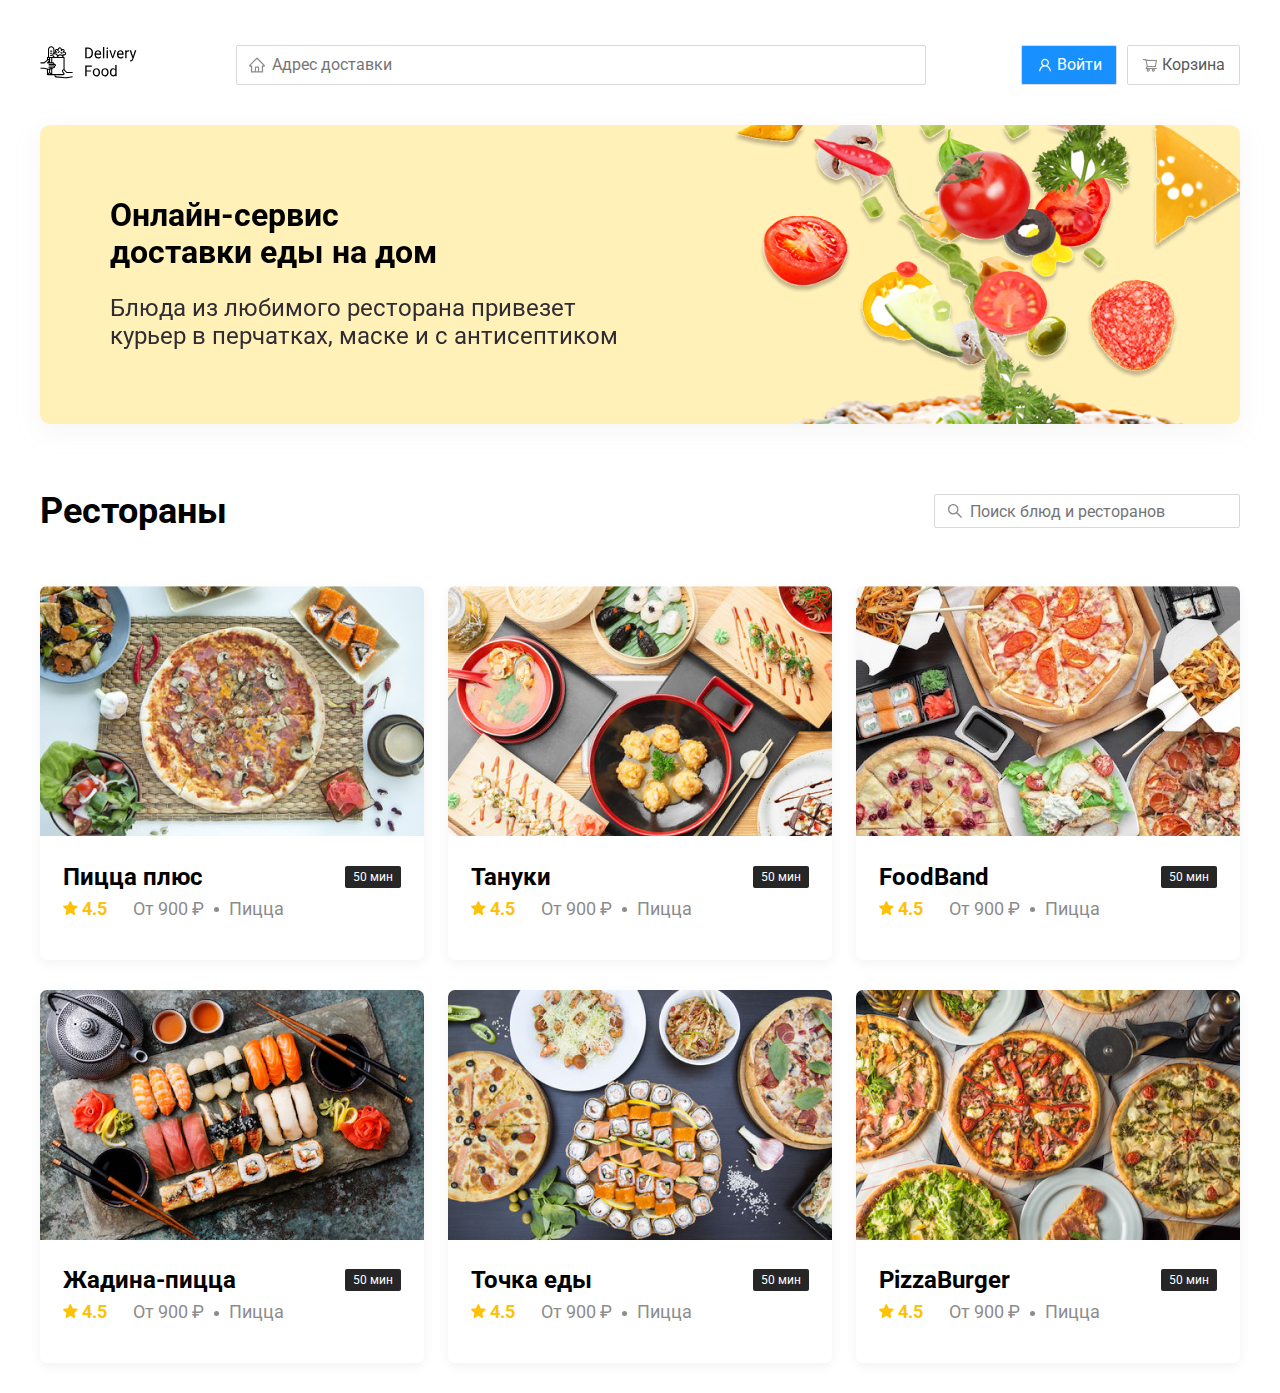
<file: pr2_2/index.html>
<!DOCTYPE html>
<html lang="en">
<head>
    <meta charset="UTF-8">
    <meta http-equiv="X-UA-Compatible" content="IE=edge">
    <meta name="viewport" content="width=device-width, initial-scale=1.0">
    <link rel="stylesheet" href="./css/normalize.css">
    <link rel="stylesheet" href="./css/style.css">
    <title>Delivery Food</title>
    <link rel="preconnect" href="https://fonts.googleapis.com">
    <link rel="preconnect" href="https://fonts.gstatic.com" crossorigin>
    <link href="https://fonts.googleapis.com/css2?family=Roboto:wght@400;700&display=swap" rel="stylesheet">
</head>
<body>
    <div class="wrapper">
        <header>
            <a href="./index.html"><img src="./img/logo.svg" class="logo" alt="Delivery Food"></a>
            <input type="text" class="input input-address" placeholder="Адрес доставки">
            <div class="buttons">
                <button class="button login-button">
                    <img src="./img/user.svg" class="button-icon" alt="Log In">
                    <span class="button-text">Войти</span> 
                </button>
                <button class="button cart-button">
                    <img src="./img/cart.svg" class="button-icon" alt="Cart">
                    <span class="button-text">Корзина</span>
                </button>
            </div>
        </header>
        <section class="banner">
            <h1 class="banner-tittle">Онлайн-сервис <br/>доставки еды на дом</h1>
            <p class="banner-text">Блюда из любимого ресторана привезет <br/>курьер в перчатках, маске и с антисептиком</p>
        </section>
        <section class="restourants">
            <div class="section-heading">
                <h2 class="section-title">Рестораны</h2>
                <input type="text" class="input input-search" placeholder="Поиск блюд и ресторанов">
            </div>
            <div class="cards">
                <div class="card">
                    <img src="./img/cards/1.png" alt="image" class="card-image">
                    <div class="card-text">
                        <div class="card-heading">
                            <h3 class="card-title">Пицца плюс</h3>
                            <span class="card-tag tag">50 мин</span>
                        </div>
                        <div class="card-info">
                            <div class="rating">
                                <img src="./img/cards/rating.svg" alt=""> 4.5</div>
                            <div class="price">От 900 ₽</div>
                            <div class="category">Пицца</div>
                        </div>
                    </div>
                </div>
                <div class="card">
                    <img src="./img/cards/2.png" alt="image" class="card-image">
                    <div class="card-text">
                        <div class="card-heading">
                            <h3 class="card-title">Тануки</h3>
                            <span class="card-tag tag">50 мин</span>
                        </div>
                        <div class="card-info">
                            <div class="rating">
                                <img src="./img/cards/rating.svg" alt=""> 4.5</div>
                            <div class="price">От 900 ₽</div>
                            <div class="category">Пицца</div>
                        </div>
                    </div>
                </div>
                <div class="card">
                    <img src="./img/cards/3.png" alt="image" class="card-image">
                    <div class="card-text">
                        <div class="card-heading">
                            <h3 class="card-title">FoodBand</h3>
                            <span class="card-tag tag">50 мин</span>
                        </div>
                        <div class="card-info">
                            <div class="rating">
                                <img src="./img/cards/rating.svg" alt=""> 4.5</div>
                            <div class="price">От 900 ₽</div>
                            <div class="category">Пицца</div>
                        </div>
                    </div>
                </div>
                <div class="card">
                    <img src="./img/cards/4.png" alt="image" class="card-image">
                    <div class="card-text">
                        <div class="card-heading">
                            <h3 class="card-title">Жадина-пицца</h3>
                            <span class="card-tag tag">50 мин</span>
                        </div>
                        <div class="card-info">
                            <div class="rating">
                                <img src="./img/cards/rating.svg" alt=""> 4.5</div>
                            <div class="price">От 900 ₽</div>
                            <div class="category">Пицца</div>
                        </div>
                    </div>
                </div>
                <div class="card">
                    <img src="./img/cards/5.png" alt="image" class="card-image">
                    <div class="card-text">
                        <div class="card-heading">
                            <h3 class="card-title">Точка еды</h3>
                            <span class="card-tag tag">50 мин</span>
                        </div>
                        <div class="card-info">
                            <div class="rating">
                                <img src="./img/cards/rating.svg" alt=""> 4.5</div>
                            <div class="price">От 900 ₽</div>
                            <div class="category">Пицца</div>
                        </div>
                    </div>
                </div>
                <div class="card">
                    <img src="./img/cards/6.png" alt="image" class="card-image">
                    <div class="card-text">
                        <div class="card-heading">
                            <h3 class="card-title">PizzaBurger</h3>
                            <span class="card-tag tag">50 мин</span>
                        </div>
                        <div class="card-info">
                            <div class="rating">
                                <img src="./img/cards/rating.svg" alt=""> 4.5</div>
                            <div class="price">От 900 ₽</div>
                            <div class="category">Пицца</div>
                        </div>
                    </div>
                </div>
            </div>
        </section>
    </div>
</body>
</html>
</file>
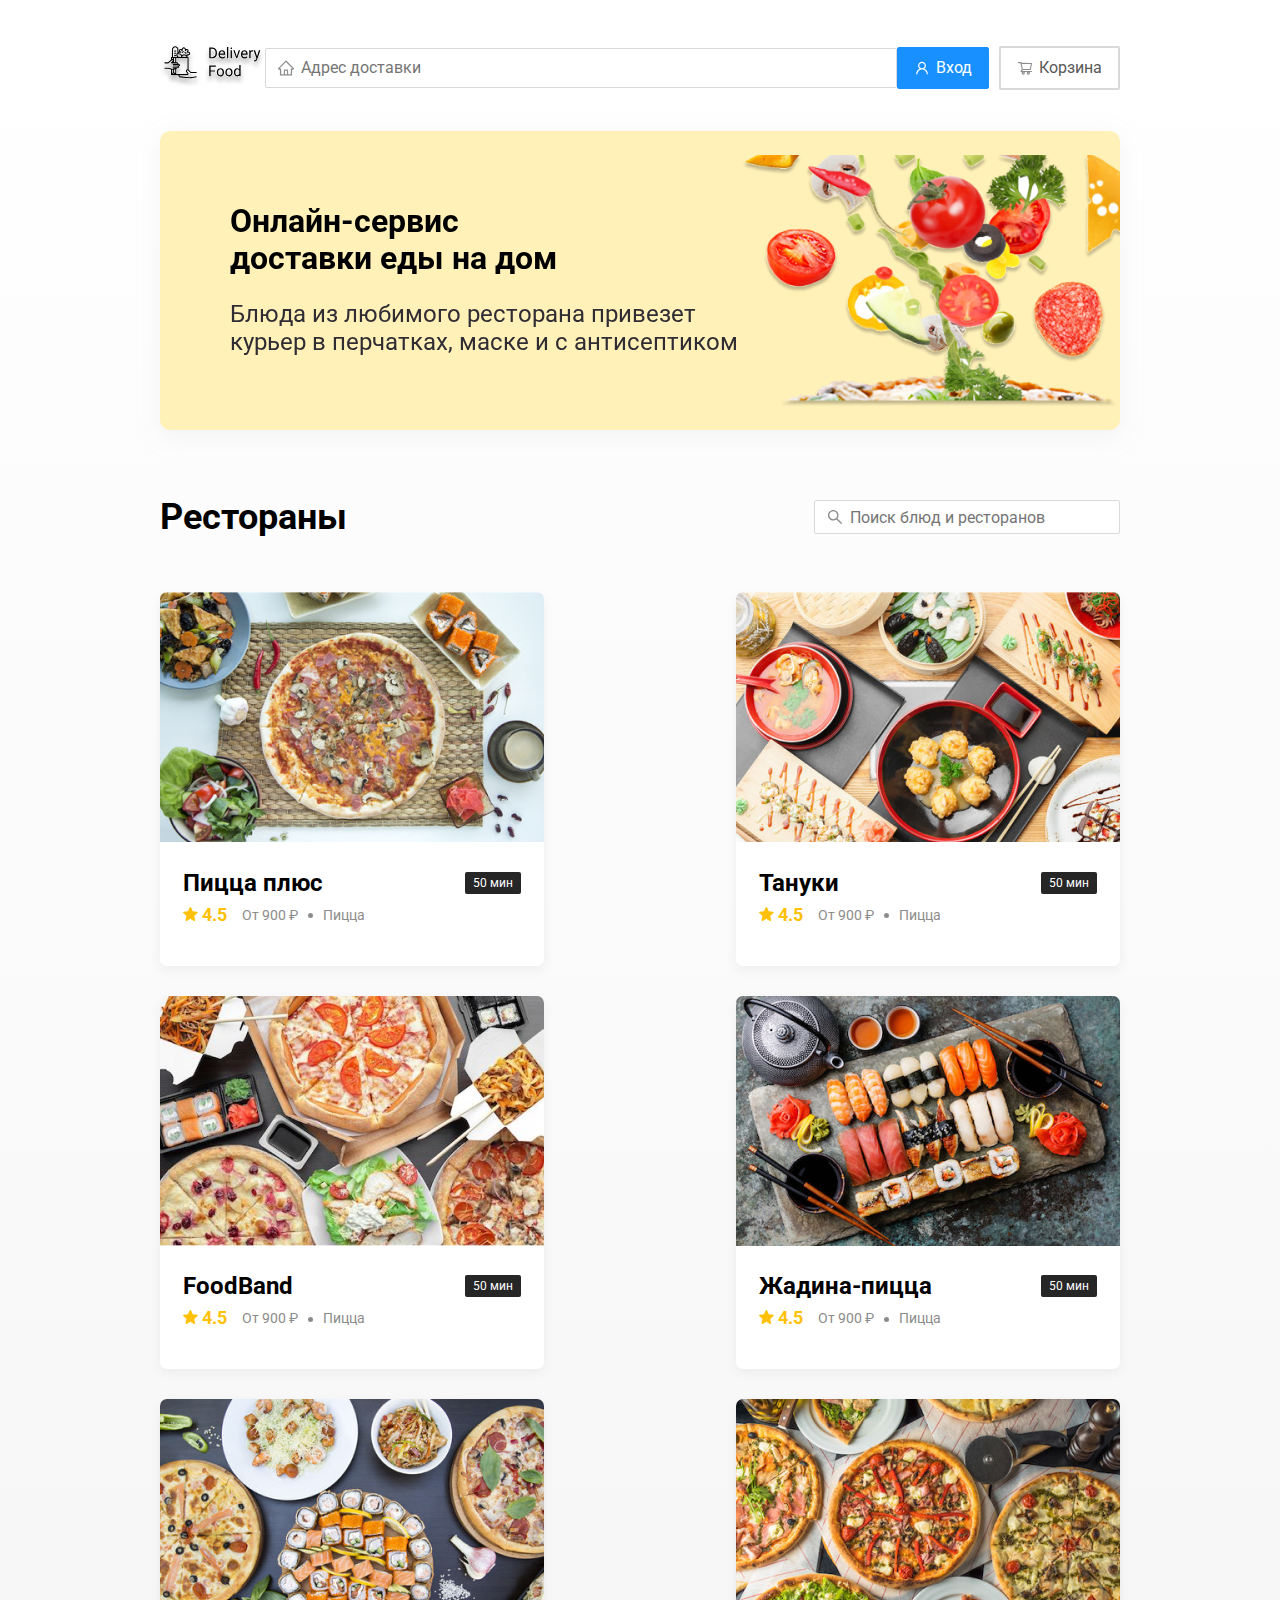
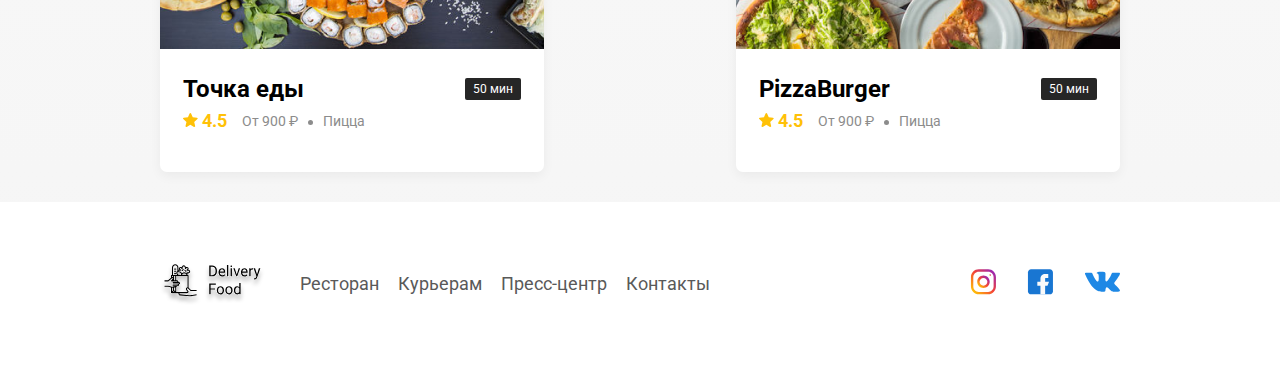
<file: pr2_3/index.html>
<!DOCTYPE html>
<html lang="en">
<head>
    <meta charset="UTF-8">
    <meta http-equiv="X-UA-Compatible" content="IE=edge">
    <meta name="viewport" content="width=device-width, initial-scale=1.0">
    <link rel="stylesheet" href="./css/normalize.css">
    <link rel="stylesheet" href="./css/style.css">
    <title>Delivery food</title>
    <link rel="preconnect" href="https://fonts.googleapis.com">
    <link rel="preconnect" href="https://fonts.gstatic.com" crossorigin>
    <link href="https://fonts.googleapis.com/css2?family=Roboto:wght@400;700&display=swap" rel="stylesheet">
</head>
<body>
    <div class="wraper">
        <header class="header">
            <a href="./index.html"><img src="./img/logo/logo.svg" alt="logo" class="logo"></a>       
            <input type="text" class="input input-address" placeholder="Адрес доставки">
            <div class="buttons">
                <button class="button button-primory"><img src="./img/login.svg" alt="Login" class="icon"><span class="text">Вход</span></button>
                <button class="button"><img src="./img/cart.svg" alt="Cart" class="icon"><span class="text">Корзина</span></button>  
            </div>   
        </header>
        <section class="banner">
            <h1 class="banner-tittle">Онлайн-сервис <br/>доставки еды на дом</h1>
            <p class="banner-text">Блюда из любимого ресторана привезет <br/>курьер в перчатках, маске и с антисептиком</p>
        </section>
        <section class="restourants">
            <div class="section-heading">
                <h2 class="section-title">Рестораны</h2>
                <input type="text" class="input input-search" placeholder="Поиск блюд и ресторанов">
            </div>
            <div class="cards">
                <a href="./restaurant.html" class="card">
                    <img src="./img/cards/1.png" alt="image" class="card-image">
                    <div class="card-text">
                        <div class="card-heading">
                            <h3 class="card-title">Пицца плюс</h3>
                            <span class="card-tag tag">50 мин</span>
                        </div>
                        <div class="card-info">
                            <div class="rating">
                                <img src="./img/cards/rating.svg" alt=""> 4.5</div>
                            <div class="price">От 900 ₽</div>
                            <div class="category">Пицца</div>
                        </div>
                    </div>
                </a>
                <a href="./restaurant.html" class="card">
                    <img src="./img/cards/2.png" alt="image" class="card-image">
                    <div class="card-text">
                        <div class="card-heading">
                            <h3 class="card-title">Тануки</h3>
                            <span class="card-tag tag">50 мин</span>
                        </div>
                        <div class="card-info">
                            <div class="rating">
                                <img src="./img/cards/rating.svg" alt=""> 4.5</div>
                            <div class="price">От 900 ₽</div>
                            <div class="category">Пицца</div>
                        </div>
                    </div>
                </a>
                <a href="./restaurant.html" class="card">
                    <img src="./img/cards/3.png" alt="image" class="card-image">
                    <div class="card-text">
                        <div class="card-heading">
                            <h3 class="card-title">FoodBand</h3>
                            <span class="card-tag tag">50 мин</span>
                        </div>
                        <div class="card-info">
                            <div class="rating">
                                <img src="./img/cards/rating.svg" alt=""> 4.5</div>
                            <div class="price">От 900 ₽</div>
                            <div class="category">Пицца</div>
                        </div>
                    </div>
                </a>
                <a href="./restaurant.html" class="card">
                    <img src="./img/cards/4.png" alt="image" class="card-image">
                    <div class="card-text">
                        <div class="card-heading">
                            <h3 class="card-title">Жадина-пицца</h3>
                            <span class="card-tag tag">50 мин</span>
                        </div>
                        <div class="card-info">
                            <div class="rating">
                                <img src="./img/cards/rating.svg" alt=""> 4.5</div>
                            <div class="price">От 900 ₽</div>
                            <div class="category">Пицца</div>
                        </div>
                    </div>
                </a>
                <a href="./restaurant.html" class="card">
                    <img src="./img/cards/5.png" alt="image" class="card-image">
                    <div class="card-text">
                        <div class="card-heading">
                            <h3 class="card-title">Точка еды</h3>
                            <span class="card-tag tag">50 мин</span>
                        </div>
                        <div class="card-info">
                            <div class="rating">
                                <img src="./img/cards/rating.svg" alt=""> 4.5</div>
                            <div class="price">От 900 ₽</div>
                            <div class="category">Пицца</div>
                        </div>
                    </div>
                </a>
                <a href="./restaurant.html" class="card">
                    <img src="./img/cards/6.png" alt="image" class="card-image">
                    <div class="card-text">
                        <div class="card-heading">
                            <h3 class="card-title">PizzaBurger</h3>
                            <span class="card-tag tag">50 мин</span>
                        </div>
                        <div class="card-info">
                            <div class="rating">
                                <img src="./img/cards/rating.svg" alt=""> 4.5</div>
                            <div class="price">От 900 ₽</div>
                            <div class="category">Пицца</div>
                        </div>
                    </div>
                </a>
            </div>
        </section>
    </div>
    <footer class="footer">
        <div class="wraper">
            <div class="footer-block">
                <img src="./img/logo/logo.svg" alt="logo" class="logo footer-logo">
                <nav class="footer-nav">
                    <a href="#" class="footer-link">Ресторан</a>
                    <a href="#" class="footer-link">Курьерам</a>
                    <a href="#" class="footer-link">Пресс-центр</a>
                    <a href="#" class="footer-link">Контакты</a>
                </nav>
                <div class="social-links">
                    <a href="#" class="social-link"><img src="./img/logo/inst.svg" alt="instagram"></a>
                    <a href="#" class="social-link"><img src="./img/logo/face.svg" alt="facebook"></a>
                    <a href="#" class="social-link"><img src="./img/logo/vk.svg" alt="vk"></a>
                </div>
            </div>
        </div>
    </footer>
</body>
</html>
</file>
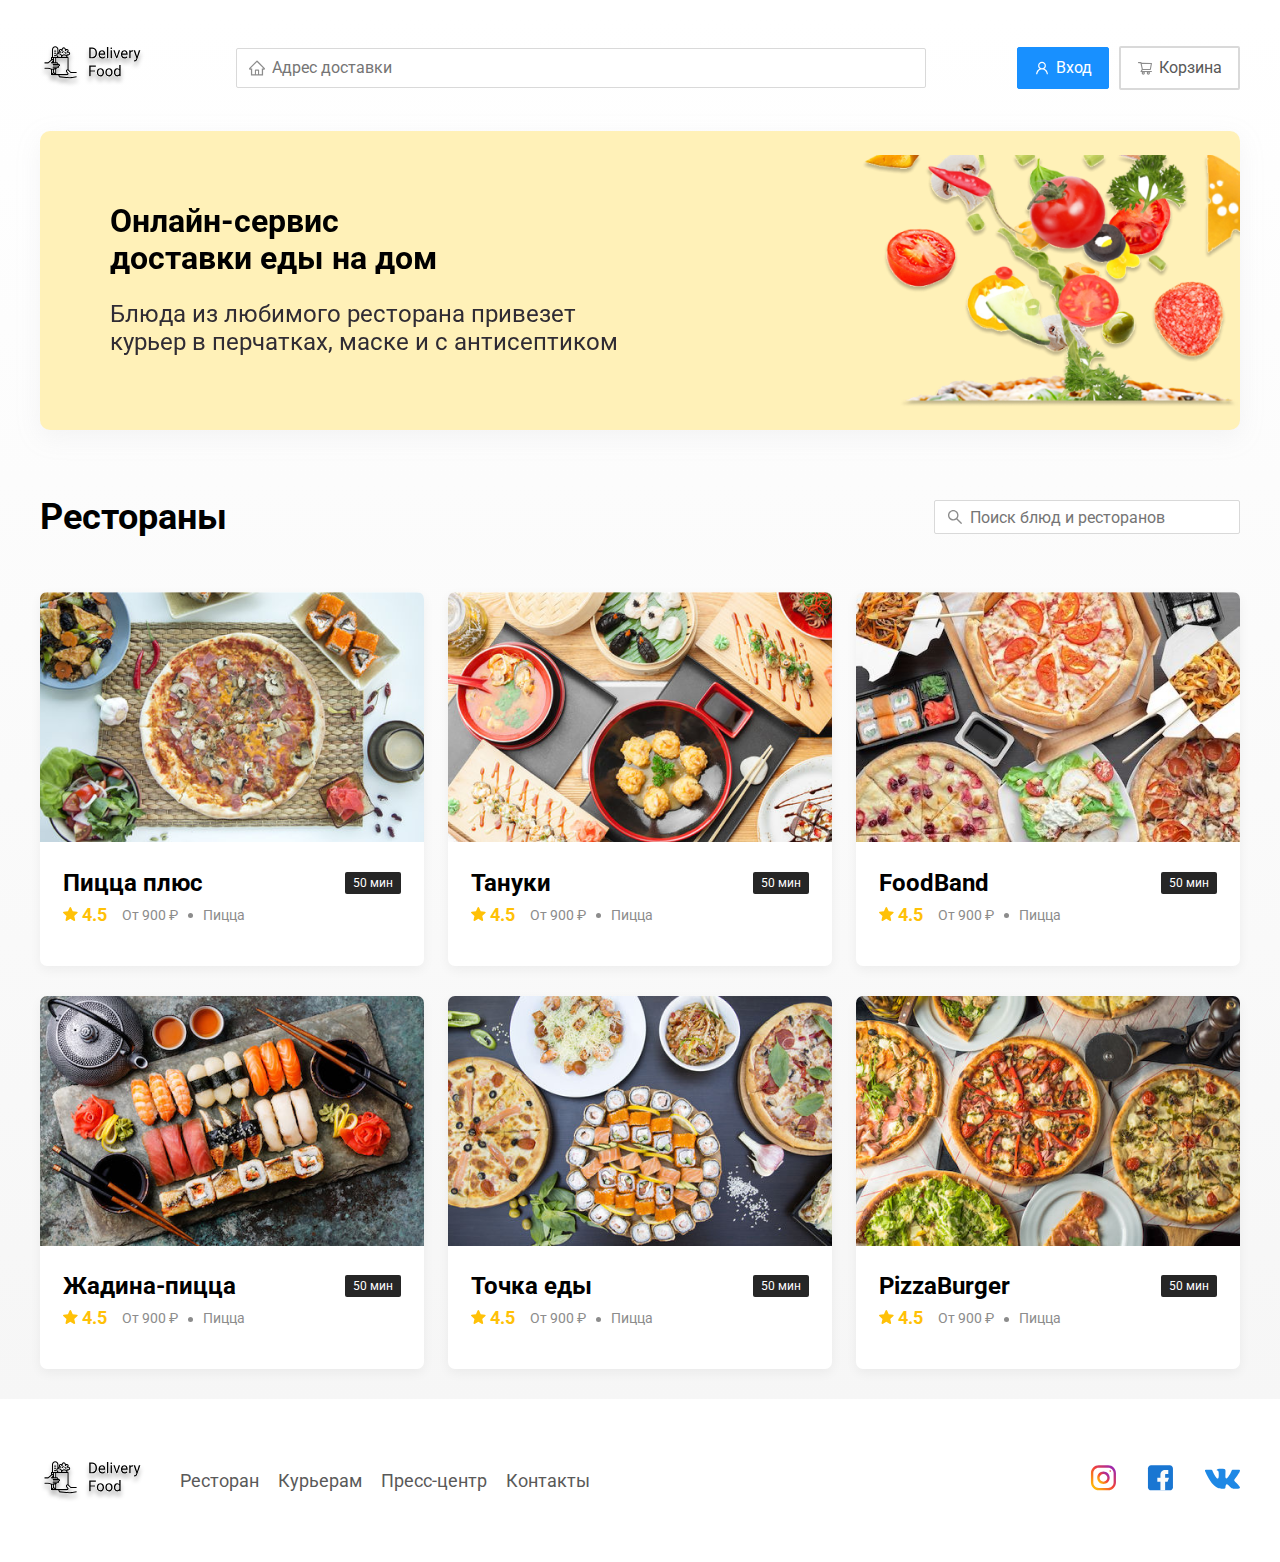
<file: pr2_4/index.html>
<!DOCTYPE html>
<html lang="en">
<head>
    <meta charset="UTF-8">
    <meta http-equiv="X-UA-Compatible" content="IE=edge">
    <meta name="viewport" content="width=device-width, initial-scale=1.0">
    <link rel="stylesheet" href="./css/normalize.css">
    <link rel="stylesheet" href="./css/style.css">
    <link rel="stylesheet" href="./css/modal.css">
    <link rel="stylesheet" href="https://cdnjs.cloudflare.com/ajax/libs/animate.css/4.1.1/animate.min.css">
    <script src="./js/wow.min.js" defer></script>
    <script src="./js/index.js" defer></script>
    <title>Delivery food</title>
    <link rel="preconnect" href="https://fonts.googleapis.com">
    <link rel="preconnect" href="https://fonts.gstatic.com" crossorigin>
    <link href="https://fonts.googleapis.com/css2?family=Roboto:wght@400;700&display=swap" rel="stylesheet">
</head>
<body>
    <div class="wrapper">
        <header class="header">
            <a href="./index.html"><img src="./img/logo/logo.svg" alt="logo" class="logo WOW animate__heartBeat"></a>       
            <input type="text" class="input input-address" placeholder="Адрес доставки">
            <div class="buttons">
                <button class="button button-primory"><img src="./img/login.svg" alt="Login" class="icon"><span class="text">Вход</span></button>
                <button class="button"><img src="./img/cart.svg" alt="Cart" class="icon"><span class="text">Корзина</span></button>  
            </div>   
        </header>
        <section class="banner">
            <h1 class="banner-tittle">Онлайн-сервис <br/>доставки еды на дом</h1>
            <p class="banner-text">Блюда из любимого ресторана привезет <br/>курьер в перчатках, маске и с антисептиком</p>
        </section>
        <section class="restourants">
            <div class="section-heading">
                <h2 class="section-title">Рестораны</h2>
                <input type="text" class="input input-search" placeholder="Поиск блюд и ресторанов">
            </div>
            <div class="cards">
                <a href="./restaurant.html" class="card  animate__animated animate__pulse">
                    <img src="./img/cards/1.png" alt="image" class="card-image">
                    <div class="card-text">
                        <div class="card-heading">
                            <h3 class="card-title">Пицца плюс</h3>
                            <span class="card-tag tag">50 мин</span>
                        </div>
                        <div class="card-info">
                            <div class="rating">
                                <img src="./img/cards/rating.svg" alt=""> 4.5</div>
                            <div class="price">От 900 ₽</div>
                            <div class="category">Пицца</div>
                        </div>
                    </div>
                </a>
                <a href="./restaurant.html" class="card animate__animated animate__pulse">
                    <img src="./img/cards/2.png" alt="image" class="card-image">
                    <div class="card-text">
                        <div class="card-heading">
                            <h3 class="card-title">Тануки</h3>
                            <span class="card-tag tag">50 мин</span>
                        </div>
                        <div class="card-info">
                            <div class="rating">
                                <img src="./img/cards/rating.svg" alt=""> 4.5</div>
                            <div class="price">От 900 ₽</div>
                            <div class="category">Пицца</div>
                        </div>
                    </div>
                </a>
                <a href="./restaurant.html" class="card animate__animated animate__pulse">
                    <img src="./img/cards/3.png" alt="image" class="card-image">
                    <div class="card-text">
                        <div class="card-heading">
                            <h3 class="card-title">FoodBand</h3>
                            <span class="card-tag tag">50 мин</span>
                        </div>
                        <div class="card-info">
                            <div class="rating">
                                <img src="./img/cards/rating.svg" alt=""> 4.5</div>
                            <div class="price">От 900 ₽</div>
                            <div class="category">Пицца</div>
                        </div>
                    </div>
                </a>
                <a href="./restaurant.html" class="card animate__animated animate__pulse">
                    <img src="./img/cards/4.png" alt="image" class="card-image">
                    <div class="card-text">
                        <div class="card-heading">
                            <h3 class="card-title">Жадина-пицца</h3>
                            <span class="card-tag tag">50 мин</span>
                        </div>
                        <div class="card-info">
                            <div class="rating">
                                <img src="./img/cards/rating.svg" alt=""> 4.5</div>
                            <div class="price">От 900 ₽</div>
                            <div class="category">Пицца</div>
                        </div>
                    </div>
                </a>
                <a href="./restaurant.html" class="card animate__animated animate__pulse">
                    <img src="./img/cards/5.png" alt="image" class="card-image">
                    <div class="card-text">
                        <div class="card-heading">
                            <h3 class="card-title">Точка еды</h3>
                            <span class="card-tag tag">50 мин</span>
                        </div>
                        <div class="card-info">
                            <div class="rating">
                                <img src="./img/cards/rating.svg" alt=""> 4.5</div>
                            <div class="price">От 900 ₽</div>
                            <div class="category">Пицца</div>
                        </div>
                    </div>
                </a>
                <a href="./restaurant.html" class="card animate__animated animate__pulse">
                    <img src="./img/cards/6.png" alt="image" class="card-image">
                    <div class="card-text">
                        <div class="card-heading">
                            <h3 class="card-title">PizzaBurger</h3>
                            <span class="card-tag tag">50 мин</span>
                        </div>
                        <div class="card-info">
                            <div class="rating">
                                <img src="./img/cards/rating.svg" alt=""> 4.5</div>
                            <div class="price">От 900 ₽</div>
                            <div class="category">Пицца</div>
                        </div>
                    </div>
                </a>
            </div>
        </section>
    </div>
    <footer class="footer">
        <div class="wrapper">
            <div class="footer-block">
                <img src="./img/logo/logo.svg" alt="logo" class="logo footer-logo">
                <nav class="footer-nav">
                    <a href="#" class="footer-link">Ресторан</a>
                    <a href="#" class="footer-link">Курьерам</a>
                    <a href="#" class="footer-link">Пресс-центр</a>
                    <a href="#" class="footer-link">Контакты</a>
                </nav>
                <div class="social-links">
                    <a href="#" class="social-link"><img src="./img/logo/inst.svg" alt="instagram"></a>
                    <a href="#" class="social-link"><img src="./img/logo/face.svg" alt="facebook"></a>
                    <a href="#" class="social-link"><img src="./img/logo/vk.svg" alt="vk"></a>
                </div>
            </div>
        </div>
    </footer>
</body>
</html>
</file>
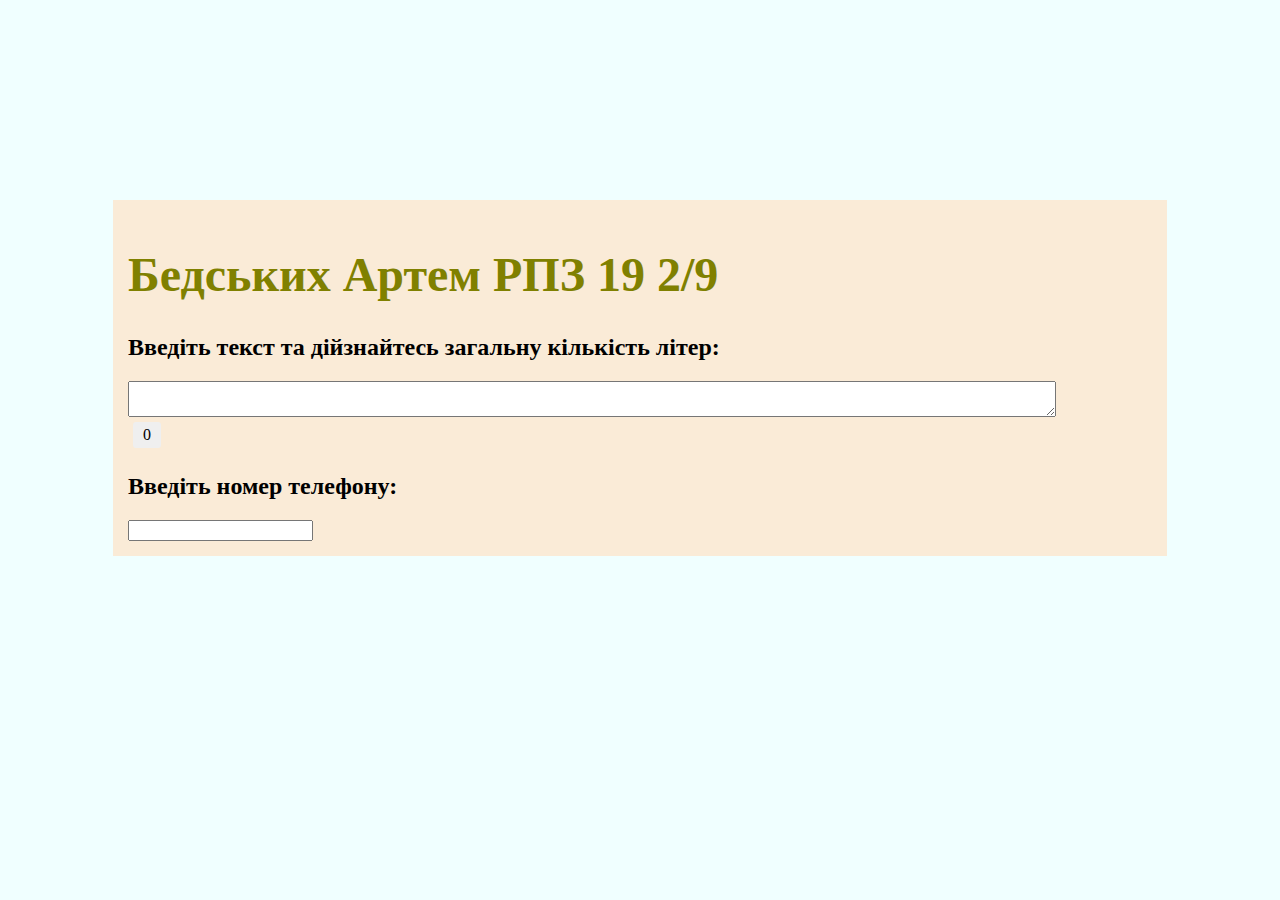
<file: pr3/index.html>
<!DOCTYPE html>
<html lang="en">
<head>
    <meta charset="UTF-8">
    <meta http-equiv="X-UA-Compatible" content="IE=edge">
    <meta name="viewport" content="width=device-width, initial-scale=1.0">
    <link rel="stylesheet" href="style.css">
    <title>ПР3</title>
</head>
<body>
    <div class="wrapper">
        <h1 class="text">Бедських Артем РПЗ 19 2/9</h1>
        <h2>Введіть текст та дійзнайтесь загальну кількість літер:</h2>
        <textarea id='input'></textarea>
        <label id='label'>0</label>
        <h2>Введіть номер телефону:</h2>
        <form><input id="inp"></input></form>
    </div>
<script src="js/main.js"></script>   
</body>

</html>
</file>
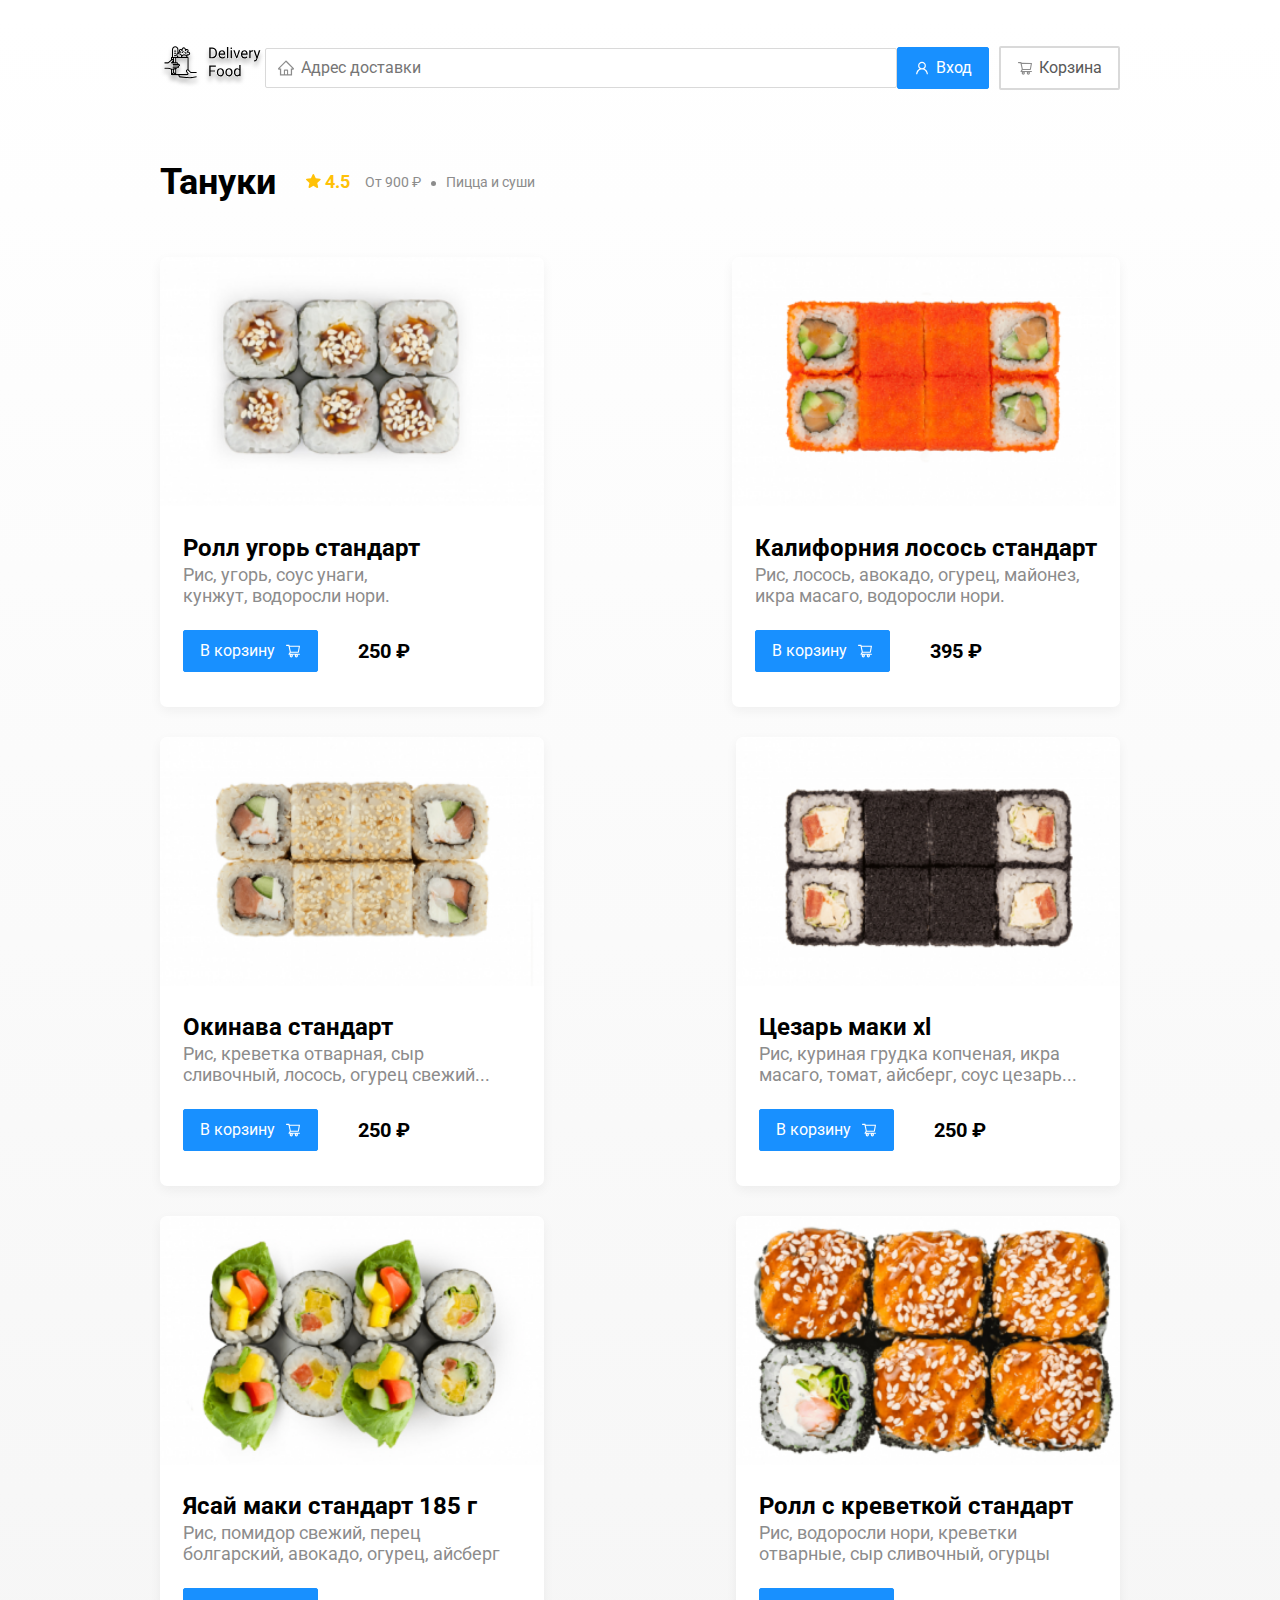
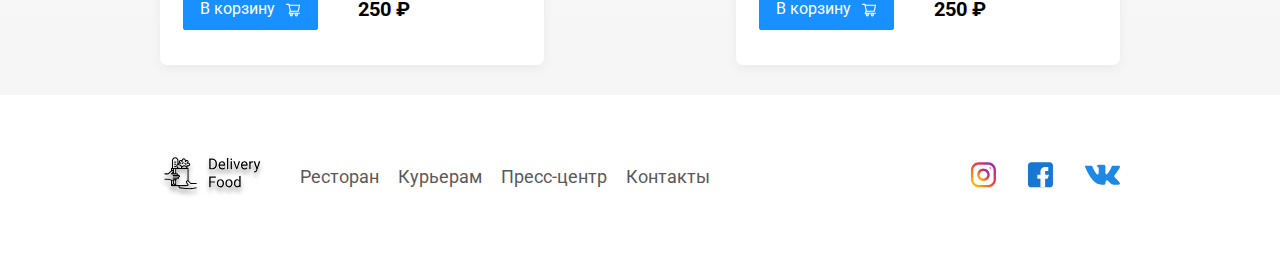
<file: pr2_3/restaurant.html>
<!DOCTYPE html>
<html lang="en">
<head>
    <meta charset="UTF-8">
    <meta http-equiv="X-UA-Compatible" content="IE=edge">
    <meta name="viewport" content="width=device-width, initial-scale=1.0">
    <link rel="stylesheet" href="./css/normalize.css">
    <link rel="stylesheet" href="./css/style.css">
    <title>PizzaBurger</title>
    <link rel="preconnect" href="https://fonts.googleapis.com">
    <link rel="preconnect" href="https://fonts.gstatic.com" crossorigin>
    <link href="https://fonts.googleapis.com/css2?family=Roboto:wght@400;700&display=swap" rel="stylesheet">
</head>
<body>
    <div class="wraper">
    <header class="header">
        <a href="./index.html"><img src="./img/logo/logo.svg" alt="logo" class="logo"></a>       
        <input type="text" class="input input-address" placeholder="Адрес доставки">
        <div class="buttons">
            <button class="button button-primory"><img src="./img/login.svg" alt="Login" class="icon"><span class="text">Вход</span></button>
            <button class="button"><img src="./img/cart.svg" alt="Cart" class="icon"><span class="text">Корзина</span></button>  
        </div>   
    </header>
    <section class="restourants">
        <div class="section-heading">
            <h2 class="section-title">Тануки</h2>
            <div class="card-info">
                <div class="rating">
                    <img src="./img/cards/rating.svg" alt=""> 4.5</div>
                <div class="price">От 900 ₽</div>
                <div class="category">Пицца и суши</div>
            </div>
        </div>
        <div class="cards">
            <div class="card">
                <img src="./img/cards/1.1.png" alt="image" class="card-image">
                <div class="card-text">
                    <div class="card-heading">
                        <h3 class="card-title card-title-reg">Ролл угорь стандарт</h3> 
                    </div>
                    <div class="card-info">
                        <div class="ingredients">Рис, угорь, соус унаги, <br> кунжут, водоросли нори.</div>
                    </div>
                    <div class="card-buttons">
                        <button class="button button-primory">
                            <span class="button-card-text">В корзину</span>
                            <img src="./img/cart-w.svg" alt="cart" class="button-card-image">
                        </button>
                        <strong class="card-price-bold">250 ₽</strong>
                    </div>
                </div>
            </div>
            <div class="card">
                <img src="./img/cards/2.1.png" alt="image" class="card-image">
                <div class="card-text">
                    <div class="card-heading">
                        <h3 class="card-title card-title-reg">Калифорния лосось стандарт</h3> 
                    </div>
                    <div class="card-info">
                        <div class="ingredients">Рис, лосось, авокадо, огурец, майонез, <br> икра масаго, водоросли нори.</div>
                    </div>
                    <div class="card-buttons">
                        <button class="button button-primory">
                            <span class="button-card-text">В корзину</span>
                            <img src="./img/cart-w.svg" alt="cart" class="button-card-image">
                        </button>
                        <strong class="card-price-bold">395 ₽</strong>
                    </div>
                </div>
            </div>
            <div class="card">
                <img src="./img/cards/3.1.png" alt="image" class="card-image">
                <div class="card-text">
                    <div class="card-heading">
                        <h3 class="card-title card-title-reg">Окинава стандарт</h3> 
                    </div>
                    <div class="card-info">
                        <div class="ingredients"> Рис, креветка отварная, сыр <br> сливочный, лосось, огурец свежий...</div>
                    </div>
                    <div class="card-buttons">
                        <button class="button button-primory">
                            <span class="button-card-text">В корзину</span>
                            <img src="./img/cart-w.svg" alt="cart" class="button-card-image">
                        </button>
                        <strong class="card-price-bold">250 ₽</strong>
                    </div>
                </div>
            </div>
            <div class="card">
                <img src="./img/cards/4.1.png" alt="image" class="card-image">
                <div class="card-text">
                    <div class="card-heading">
                        <h3 class="card-title card-title-reg">Цезарь маки хl</h3> 
                    </div>
                    <div class="card-info">
                        <div class="ingredients">Рис, куриная грудка копченая, икра <br> масаго, томат, айсберг, соус цезарь...</div>
                    </div>
                    <div class="card-buttons">
                        <button class="button button-primory">
                            <span class="button-card-text">В корзину</span>
                            <img src="./img/cart-w.svg" alt="cart" class="button-card-image">
                        </button>
                        <strong class="card-price-bold">250 ₽</strong>
                    </div>
                </div>
            </div>
            <div class="card">
                <img src="./img/cards/5.1.png" alt="image" class="card-image">
                <div class="card-text">
                    <div class="card-heading">
                        <h3 class="card-title card-title-reg">Ясай маки стандарт 185 г</h3> 
                    </div>
                    <div class="card-info">
                        <div class="ingredients">Рис, помидор свежий, перец <br> болгарский, авокадо, огурец, айсберг</div>
                    </div>
                    <div class="card-buttons">
                        <button class="button button-primory">
                            <span class="button-card-text">В корзину</span>
                            <img src="./img/cart-w.svg" alt="cart" class="button-card-image">
                        </button>
                        <strong class="card-price-bold">250 ₽</strong>
                    </div>
                </div>
            </div>
            <div class="card">
                <img src="./img/cards/6.1.png" alt="image" class="card-image">
                <div class="card-text">
                    <div class="card-heading">
                        <h3 class="card-title card-title-reg">Ролл с креветкой стандарт</h3> 
                    </div>
                    <div class="card-info">
                        <div class="ingredients">Рис, водоросли нори, креветки <br> отварные, сыр сливочный, огурцы</div>
                    </div>
                    <div class="card-buttons">
                        <button class="button button-primory">
                            <span class="button-card-text">В корзину</span>
                            <img src="./img/cart-w.svg" alt="cart" class="button-card-image">
                        </button>
                        <strong class="card-price-bold">250 ₽</strong>
                    </div>
                </div>
            </div>
        </div>
    </section>
</div>
    <footer class="footer">
        <div class="wraper">
        <div class="footer-block">
            <img src="./img/logo/logo.svg" alt="logo" class="logo footer-logo">
            <nav class="footer-nav">
                <a href="#" class="footer-link">Ресторан</a>
                <a href="#" class="footer-link">Курьерам</a>
                <a href="#" class="footer-link">Пресс-центр</a>
                <a href="#" class="footer-link">Контакты</a>
            </nav>
            <div class="social-links">
                <a href="#" class="social-link"><img src="./img/logo/inst.svg" alt="instagram"></a>
                <a href="#" class="social-link"><img src="./img/logo/face.svg" alt="facebook"></a>
                <a href="#" class="social-link"><img src="./img/logo/vk.svg" alt="vk"></a>
            </div>
        </div>
    </div>
    </footer>
</body>
</html>
</file>
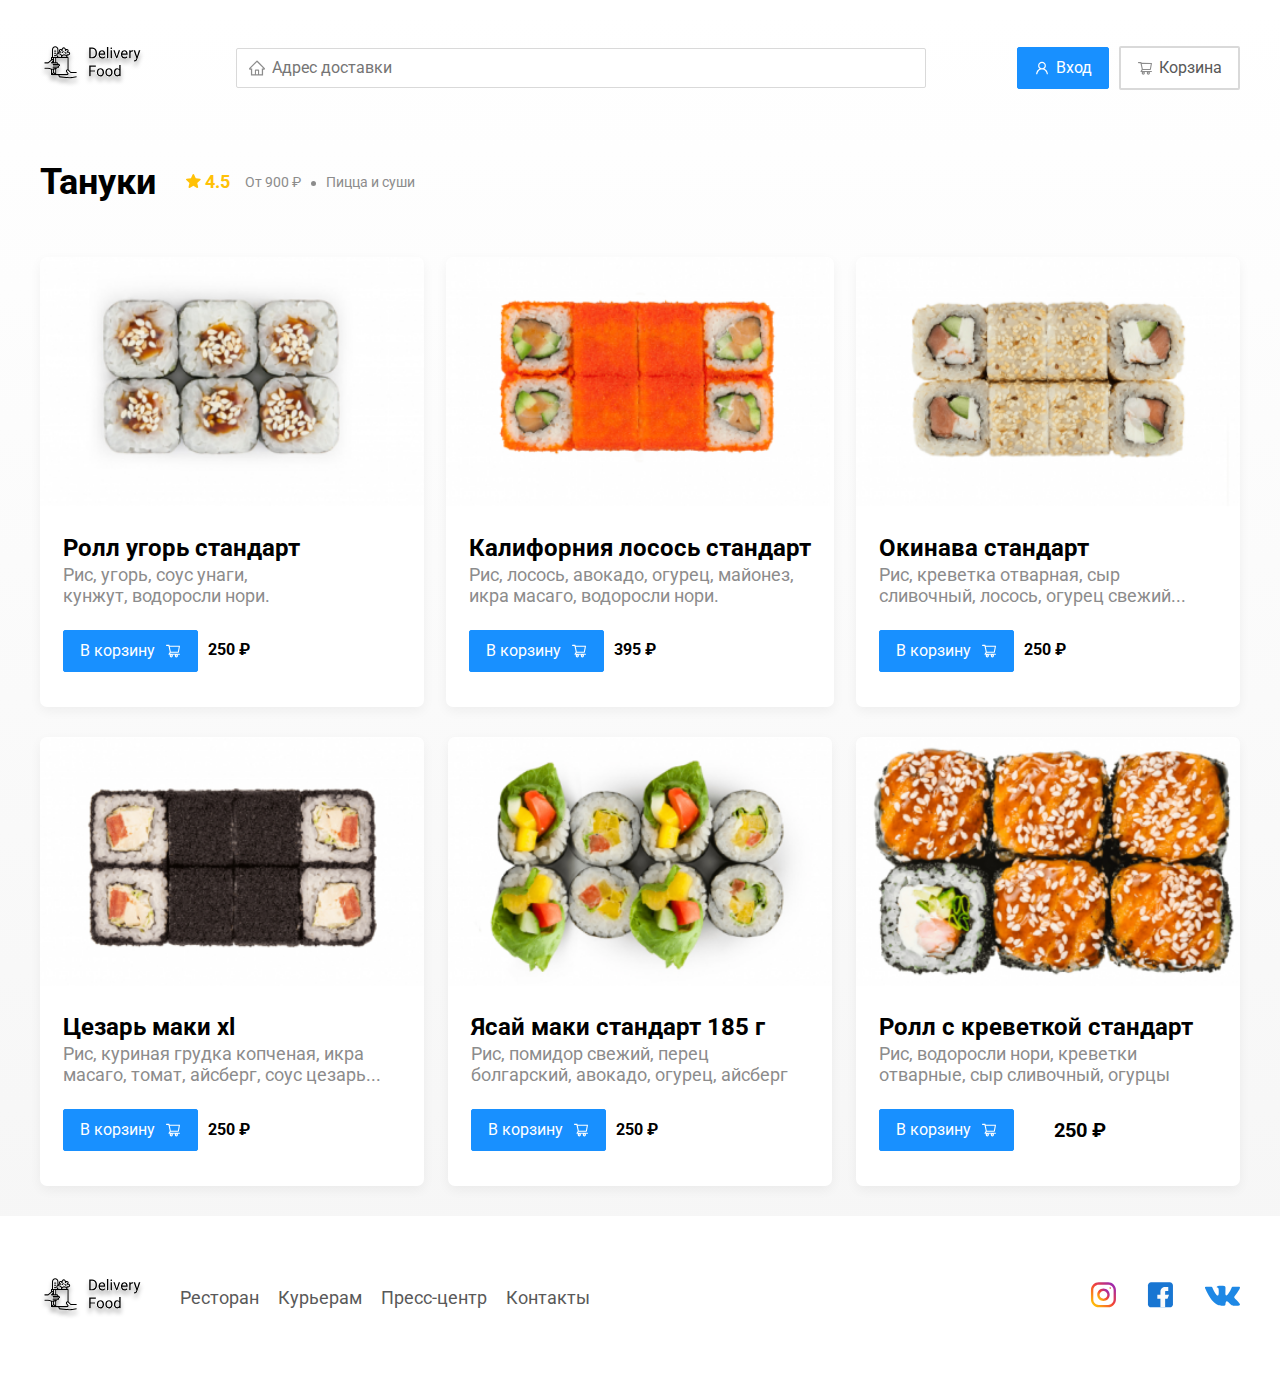
<file: pr2_4/restaurant.html>
<!DOCTYPE html>
<html lang="en">
<head>
    <meta charset="UTF-8">
    <meta http-equiv="X-UA-Compatible" content="IE=edge">
    <meta name="viewport" content="width=device-width, initial-scale=1.0">
    <link rel="stylesheet" href="./css/normalize.css">
    <link rel="stylesheet" href="./css/style.css">
    <link rel="stylesheet" href="./css/modal.css">
    <link rel="stylesheet" href="https://cdnjs.cloudflare.com/ajax/libs/animate.css/4.1.1/animate.min.css">
    <script src="./js/wow.min.js" defer></script>
    <script src="./js/index.js" defer></script>
    <title>PizzaBurger</title>
    <link rel="preconnect" href="https://fonts.googleapis.com">
    <link rel="preconnect" href="https://fonts.gstatic.com" crossorigin>
    <link href="https://fonts.googleapis.com/css2?family=Roboto:wght@400;700&display=swap" rel="stylesheet">
</head>
<body>
    <div class="wrapper">
    <header class="header">
        <a href="./index.html"><img src="./img/logo/logo.svg" alt="logo" class="logo WOW animate__heartBeat"></a>       
        <input type="text" class="input input-address" placeholder="Адрес доставки">
        <div class="buttons">
            <button class="button button-primory"><img src="./img/login.svg" alt="Login" class="icon"><span class="text">Вход</span></button>
            <button class="button" id="cart"><img src="./img/cart.svg" alt="Cart" class="icon"><span class="text">Корзина</span></button>  
        </div>   
    </header>
    <section class="restourants">
        <div class="section-heading">
            <h2 class="section-title">Тануки</h2>
            <div class="card-info">
                <div class="rating">
                    <img src="./img/cards/rating.svg" alt=""> 4.5</div>
                <div class="price">От 900 ₽</div>
                <div class="category">Пицца и суши</div>
            </div>
        </div>
        <div class="cards">
            <div class="card animate__animated animate__pulse">
                <img src="./img/cards/1.1.png" alt="image" class="card-image">
                <div class="card-text">
                    <div class="card-heading">
                        <h3 class="card-title card-title-reg">Ролл угорь стандарт</h3> 
                    </div>
                    <div class="card-info">
                        <div class="ingredients">Рис, угорь, соус унаги, <br> кунжут, водоросли нори.</div>
                    </div>
                    <div class="card-buttons">
                        <button class="button button-primory">
                            <span class="button-card-text">В корзину</span>
                            <img src="./img/cart-w.svg" alt="cart" class="button-card-image">
                        </button>
                        <strong class="card-price-bold">250 ₽</strong>
                    </div>
                </div>
            </div>
            <div class="card animate__animated animate__pulse">
                <img src="./img/cards/2.1.png" alt="image" class="card-image">
                <div class="card-text">
                    <div class="card-heading">
                        <h3 class="card-title card-title-reg">Калифорния лосось стандарт</h3> 
                    </div>
                    <div class="card-info">
                        <div class="ingredients">Рис, лосось, авокадо, огурец, майонез, <br> икра масаго, водоросли нори.</div>
                    </div>
                    <div class="card-buttons">
                        <button class="button button-primory">
                            <span class="button-card-text">В корзину</span>
                            <img src="./img/cart-w.svg" alt="cart" class="button-card-image">
                        </button>
                        <strong class="card-price-bold">395 ₽</strong>
                    </div>
                </div>
            </div>
            <div class="card animate__animated animate__pulse">
                <img src="./img/cards/3.1.png" alt="image" class="card-image">
                <div class="card-text">
                    <div class="card-heading">
                        <h3 class="card-title card-title-reg">Окинава стандарт</h3> 
                    </div>
                    <div class="card-info">
                        <div class="ingredients"> Рис, креветка отварная, сыр <br> сливочный, лосось, огурец свежий...</div>
                    </div>
                    <div class="card-buttons">
                        <button class="button button-primory">
                            <span class="button-card-text">В корзину</span>
                            <img src="./img/cart-w.svg" alt="cart" class="button-card-image">
                        </button>
                        <strong class="card-price-bold">250 ₽</strong>
                    </div>
                </div>
            </div>
            <div class="card animate__animated animate__pulse">
                <img src="./img/cards/4.1.png" alt="image" class="card-image">
                <div class="card-text">
                    <div class="card-heading">
                        <h3 class="card-title card-title-reg">Цезарь маки хl</h3> 
                    </div>
                    <div class="card-info">
                        <div class="ingredients">Рис, куриная грудка копченая, икра <br> масаго, томат, айсберг, соус цезарь...</div>
                    </div>
                    <div class="card-buttons">
                        <button class="button button-primory">
                            <span class="button-card-text">В корзину</span>
                            <img src="./img/cart-w.svg" alt="cart" class="button-card-image">
                        </button>
                        <strong class="card-price-bold">250 ₽</strong>
                    </div>
                </div>
            </div>
            <div class="card animate__animated animate__pulse">
                <img src="./img/cards/5.1.png" alt="image" class="card-image">
                <div class="card-text">
                    <div class="card-heading">
                        <h3 class="card-title card-title-reg">Ясай маки стандарт 185 г</h3> 
                    </div>
                    <div class="card-info">
                        <div class="ingredients">Рис, помидор свежий, перец <br> болгарский, авокадо, огурец, айсберг</div>
                    </div>
                    <div class="card-buttons">
                        <button class="button button-primory">
                            <span class="button-card-text">В корзину</span>
                            <img src="./img/cart-w.svg" alt="cart" class="button-card-image">
                        </button>
                        <strong class="card-price-bold">250 ₽</strong>
                    </div>
                </div>
            </div>
            <div class="card animate__animated animate__pulse">
                <img src="./img/cards/6.1.png" alt="image" class="card-image">
                <div class="card-text">
                    <div class="card-heading">
                        <h3 class="card-title card-title-reg">Ролл с креветкой стандарт</h3> 
                    </div>
                    <div class="card-info">
                        <div class="ingredients">Рис, водоросли нори, креветки <br> отварные, сыр сливочный, огурцы</div>
                    </div>
                    <div class="card-buttons">
                        <button class="button button-primory">
                            <span class="button-card-text">В корзину</span>
                            <img src="./img/cart-w.svg" alt="cart" class="button-card-image">
                        </button>
                        <strong class="food-price">250 ₽</strong>
                    </div>
                </div>
            </div>
        </div>
    </section>
</div>
    <footer class="footer">
        <div class="wrapper">
        <div class="footer-block">
            <img src="./img/logo/logo.svg" alt="logo" class="logo footer-logo">
            <nav class="footer-nav">
                <a href="#" class="footer-link">Ресторан</a>
                <a href="#" class="footer-link">Курьерам</a>
                <a href="#" class="footer-link">Пресс-центр</a>
                <a href="#" class="footer-link">Контакты</a>
            </nav>
            <div class="social-links">
                <a href="#" class="social-link"><img src="./img/logo/inst.svg" alt="instagram"></a>
                <a href="#" class="social-link"><img src="./img/logo/face.svg" alt="facebook"></a>
                <a href="#" class="social-link"><img src="./img/logo/vk.svg" alt="vk"></a>
            </div>
        </div>
    </div>
    </footer>
    <div class="modal" id="modal">
        <div class="modal-window">
            <div class="modal-head">
                <span class="modal-title">Корзина</span>
                <button class="close" id="close">&times;</button>
            </div>
            <div class="modal-list">
                <div class="food-row">
                    <span class="food-text">Ролл угорь стандарт</span>
                    <div class="order-info">
                        <strong class="food-price">250 ₽</strong>
                        <button class="food-amount">-</button>
                        <span class="food-text">1</span>
                        <button class="food-amount">+</button>
                    </div>
                </div>
                <hr>
                <div class="food-row">
                    <span class="food-text">Ролл угорь стандарт</span>
                    <div class="order-info">
                        <strong class="food-price">250 ₽</strong>
                        <button class="food-amount">-</button>
                        <span class="food-text">1</span>
                        <button class="food-amount">+</button>
                    </div>
                </div>
                <hr>
                <div class="food-row">
                    <span class="food-text">Ролл угорь стандарт</span>
                    <div class="order-info">
                        <strong class="food-price">250 ₽</strong>
                        <button class="food-amount">-</button>
                        <span class="food-text">1</span>
                        <button class="food-amount">+</button>
                    </div>
                </div>
                <hr>
                <div class="food-row">
                    <span class="food-text">Ролл угорь стандарт</span>
                    <div class="order-info">
                        <strong class="food-price">250 ₽</strong>
                        <button class="food-amount">-</button>
                        <span class="food-text">1</span>
                        <button class="food-amount">+</button>
                    </div>
                </div>
                <hr>
                <div class="food-row">
                    <span class="food-text">Ролл угорь стандарт</span>
                    <div class="order-info">
                        <strong class="food-price">250 ₽</strong>
                        <button class="food-amount">-</button>
                        <span class="food-text">1</span>
                        <button class="food-amount">+</button>
                    </div>
                </div>
                <hr>
            </div>
            <div class="modal-check">
                <button class="total-price">1250 ₽</button>
                <div class="order-check">
                    <button class="confirm">Оформить заказ</button>
                    <button class="cancel">Отмена</button>
                </div>
            </div>
        </div>
    </div>
</body>
</html>
</file>
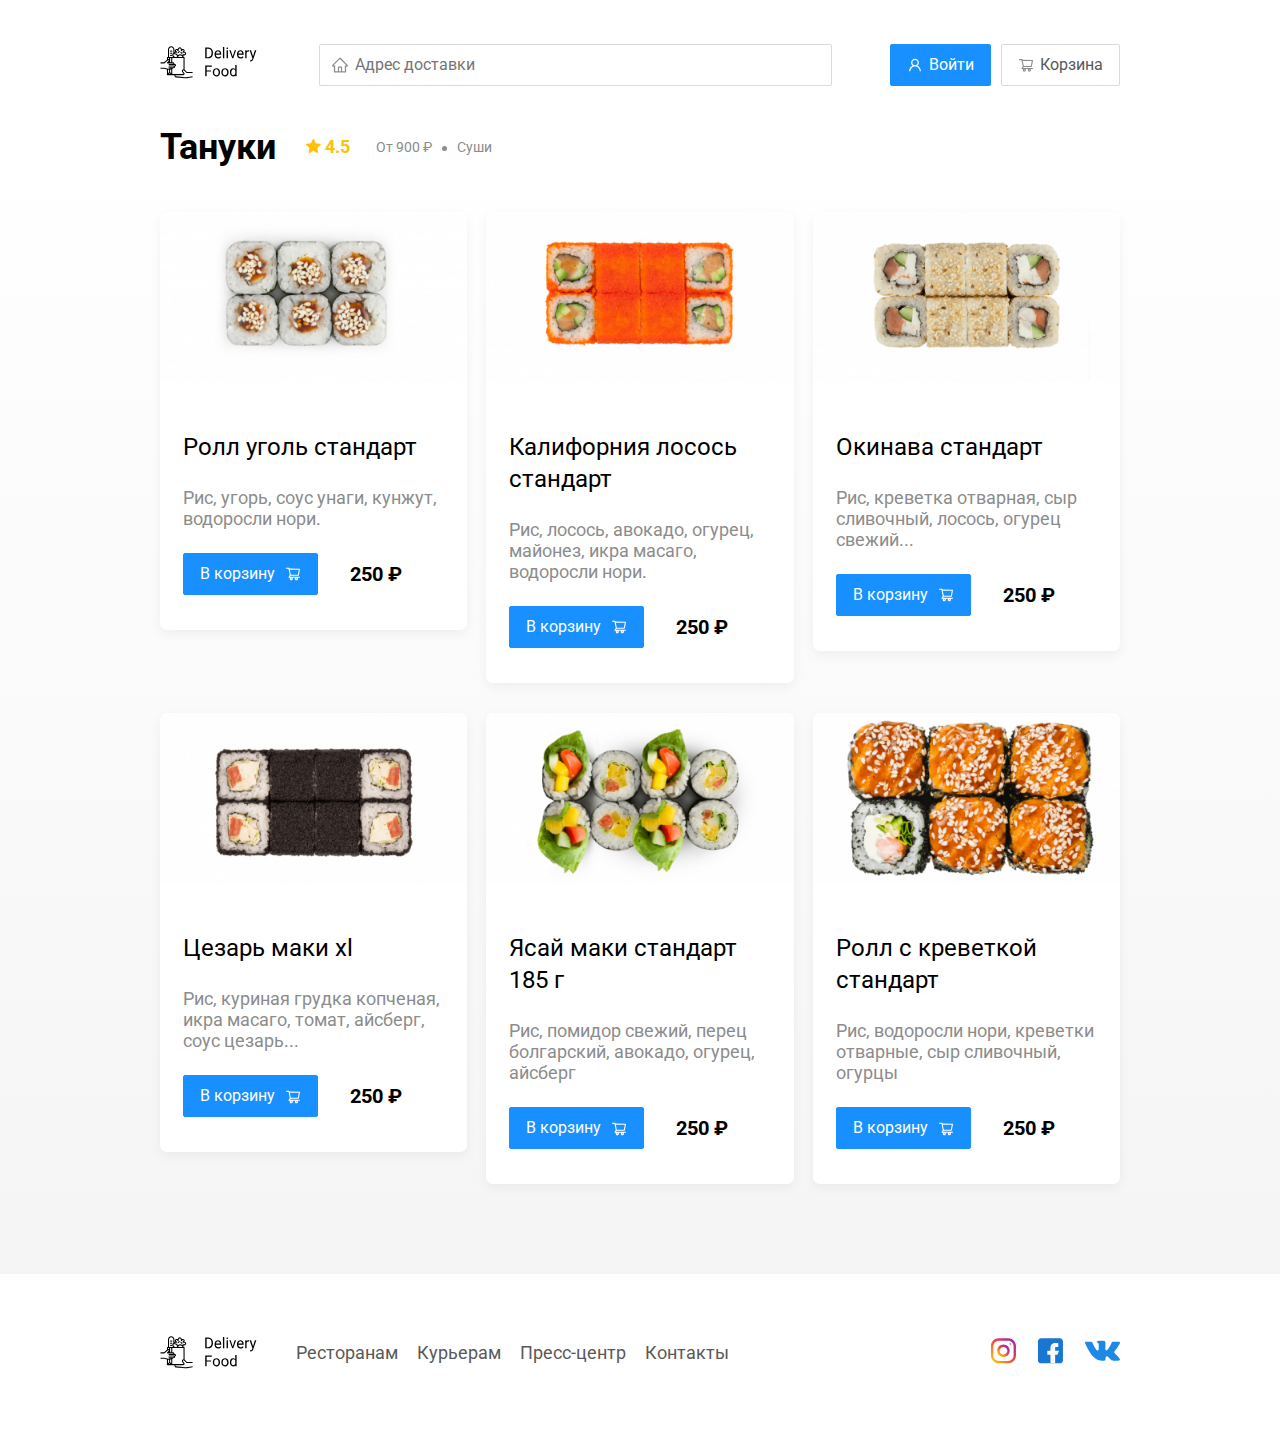
<file: pr4/restaurant.html>
<!DOCTYPE html>
<html lang="en">
    <head>
        <meta charset="UTF-8">
        <meta http-equiv="X-UA-Compatible" content="IE=edge">
        <meta name="viewport" content="width=device-width, initial-scale=1.0">
        <title>Пицца плюс</title>
        <link rel="stylesheet" href="./css/normalize.css" />
        <link rel="stylesheet" href="https://cdnjs.cloudflare.com/ajax/libs/animate.css/3.7.2/animate.min.css">
        <link rel="stylesheet" href="./css/style.css" />
        <link href="https://fonts.googleapis.com/css2?family=Roboto:wght@400;700&display=swap&subset=cyrillic" rel="stylesheet">
        <script defer src="./js/wow.min.js"></script>
        <script defer src="./js/main.js"></script>
    </head>
    <body>
        <div class="container">
            <header class="header">
                <a href="index.html" class="logo animated bounceInLeft">
                    <img src="./img/logo.svg" alt="logo">
                </a>
                <input type="text" class="input input-address" placeholder="Адрес доставки">
                <div class="buttons">
                    <button class="button button-primary">
                        <img src="./img/user.svg" alt="user" class="button-icon">
                        <span class="button-text">Войти</span>
                    </button>
                    <button class="button" id="cart-button">
                        <img src="./img/shopping-cart.svg" alt="cart" class="button-icon">
                        <span class="button-text">Корзина</span>
                    </button>
                </div>
            </header>
        </div>
        <main class="main">
            <div class="container">
                <section class="restaurants">
                    <div class="section-heading wow slideInLeft">
                        <h2 class="section-title">Тануки</h2>
                        <div class="card-info">
                            <div class="rating">
                                <img src="./img/star.svg" alt="rating" class="rating-star">
                                4.5
                            </div>
                            <div class="price">От 900 ₽</div>
                            <div class="category">Суши</div>
                        </div>
                    </div>
                    <div class="cards" id="cards"></div>
                </section>
            </div>
        </main>
        <footer class="footer">
            <div class="container">
                <div class="footer-block">
                    <img src="img/logo.svg" alt="logo" class="logo footer-logo">
                    <nav class="footer-nav">
                        <a href="#" class="footer-link">Ресторанам</a>
                        <a href="#" class="footer-link">Курьерам</a>
                        <a href="#" class="footer-link">Пресс-центр</a>
                        <a href="#" class="footer-link">Контакты</a>
                    </nav>
                    <div class="social-links">
                        <a href="#" class="social-link"><img src="./img/instagram.svg" alt="instagram"></a>
                        <a href="#" class="social-link"><img src="./img/facebook.svg" alt="facebook"></a>
                        <a href="#" class="social-link"><img src="./img/vk.svg" alt="vk"></a>
                    </div>
                </div>
            </div>
        </footer>
        <div class="modal" id="cart-modal">
            <div class="modal-dialog">
                <div class="modal-header">
                    <h3 class="modal-title">Корзина</h3>
                    <button class="button close" id="cart-modal-close">&times;</button>
                </div>
                <div class="modal-body">
                    <div class="food-row">
                        <span class="food-name">Ролл угорь стандарт</span>
                        <strong class="food-price">250 ₽</strong>
                        <div class="food-counter">
                            <button class="counter-button">-</button>
                            <span class="counter">1</span>
                            <button class="counter-button">+</button>
                        </div>
                    </div>
                    <div class="food-row">
                        <span class="food-name">Ролл угорь стандарт</span>
                        <strong class="food-price">250 ₽</strong>
                        <div class="food-counter">
                            <button class="counter-button">-</button>
                            <span class="counter">1</span>
                            <button class="counter-button">+</button>
                        </div>
                    </div>
                    <div class="food-row">
                        <span class="food-name">Ролл угорь стандарт</span>
                        <strong class="food-price">250 ₽</strong>
                        <div class="food-counter">
                            <button class="counter-button">-</button>
                            <span class="counter">1</span>
                            <button class="counter-button">+</button>
                        </div>
                    </div>
                    <div class="food-row">
                        <span class="food-name">Ролл угорь стандарт</span>
                        <strong class="food-price">250 ₽</strong>
                        <div class="food-counter">
                            <button class="counter-button">-</button>
                            <span class="counter">1</span>
                            <button class="counter-button">+</button>
                        </div>
                    </div>
                </div>
                <div class="modal-footer">
                    <span class="modal-pricetag">1250 ₽</span>
                    <div class="footer-buttons">
                        <button class="button button-primary">Оформить заказ</button>
                        <button class="button">Отмена</button>
                    </div>
                </div>
            </div>
        </div>
    </body>
</html>
</file>
<file: pr2_2/css/style.css>
*{
    box-sizing: border-box;
}
.wrapper{
    max-width: 1200px;
    margin: auto;
}
header{
    padding-top: 44px;
    margin-bottom: 40px;
    display: flex;
    align-items: center;
    justify-content: space-between;
}
body{
    font-family: 'Roboto', sans-serif;
}
.input{
    background: #ffffff;
    border: 1px solid #d9d9d9;
    border-radius: 2px;
    background-repeat: no-repeat;
    background-position: left 11px center;
    padding-left: 35px;
    font-size: 16px;
    line-height: 24px;
}
.input-address{
    height: 40px;
    width: 690px;
    background-image: url(../img/home.svg);
}
.input-search{
    height: 34px;
    width: 306px;
    background-image: url(../img/search.svg);
}
.button{
    background: #ffffff;
    border: 1px solid #d9d9d9;
    border-radius: 2px;
    box-shadow: 0px 0px 2px rgba(0, 0, 0, 0.0015);
    color: #595959;
    font-size: 16px;
    line-height: 24px;
}
.login-button{
    background-color: #1890FF;
    color:#ffffff;
    width: 96px;
    height: 40px;  
}
.cart-button{
    width: 113px;
    height: 40px;
    margin-left: 6px;
}
.button-icon{
    vertical-align: middle;
}
.button-text{
    vertical-align: middle;
}
.banner{
    filter: drop-shadow(0px 7px 12px rgba(158, 158, 163, 0.1));
    background: #FFF1B8 url(../img/banner-img.png) no-repeat top right -200px;
    border-radius: 10px;
    padding: 50px 70px;
    margin-bottom: 36px;
}
.banner-text{
    min-width: 538px;
    font-style: normal;
    font-weight: 400;
    font-size: 24px;
    line-height: 28px;
    color: #302C34;
}
.section-heading{
    display: flex;
    align-items:center;
    justify-content: space-between;
    margin-bottom: 24px;
}
.section-title{
    font-style: normal;
    font-weight: 700;
    font-size: 36px;
    line-height: 42px;
    color: #000000;
}
.cards{
    display: flex;
    flex-wrap: wrap;
    align-items:flex-start;
    justify-content: space-between;
}
.card{
    background: #FFFFFF;
    box-shadow: 0px 4px 12px rgba(0, 0, 0, 0.05);
    border-radius: 7px;
    overflow: hidden;
    margin-bottom: 30px;
}
.card-image{
    width: 384px;
    height: 250px;
    object-fit: cover;
}
.card-text{
    padding-top: 20px;
    padding-bottom: 35px;
    padding-left: 23px;
    padding-right: 23px;
}
.card-heading{
    display: flex;
    align-items: center;
    justify-content: space-between;
}
.card-title{
    margin: 0;
    font-style: normal;
    font-weight: 700;
    font-size: 24px;
    line-height: 32px;
    color: #000000;
}
.card-tag{
    background: #262626;
    border-radius: 2px;
    font-style: normal;
    font-weight: 400;
    font-size: 12px;
    line-height: 20px;
    color: #FFFFFF;
    padding: 1px 8px;
}
.card-info{
    display: flex;
    align-items: center;
}
.rating{
    margin-right: 26px;
    font-weight: 700;
    font-size: 18px;
    line-height: 32px;
    color: #FFC107;
}
.price, .category{
    font-style: normal;
    font-weight: 400;
    font-size: 18px;
    line-height: 32px;
    color: #8C8C8C;
}
.price{
    margin-right: 10px;
}
.price::after{
    content: "";
    width: 5px;
    height: 5px;
    background-color: #8c8c8c;
    display:inline-block;
    vertical-align: middle;
    border-radius: 50%;
    margin-left: 10px;
}
</file>
<file: pr2_3/css/style.css>
*{
    box-sizing: border-box;
}
.wraper{
    max-width: 1200px;
    margin: auto;
}
.header{
    padding-top: 44px;
    margin-bottom: 40px;
    display: flex;
    align-items: center;
    justify-content: space-between;
}
body{
    font-family: 'Roboto', sans-serif;
    background: linear-gradient(180deg, rgba(245, 245, 245, 0) 1.04%, #F5F5F5 100%);
}
.search-input{
    background: #FFFFFF;
    border: 1px solid #D9D9D9;
    border-radius: 2px;
    height: 40px;
    width: 690px;
    font-size: 16px;
    line-height: 24px;
    background-image: url(../img/search.svg);
    background-repeat: no-repeat;
    background-position: left 11px center;
    padding-left: 35px;
    filter: drop-shadow(0px 4px 4px rgba(0, 0, 0, 0.25));
}
.buttons{
    display: flex;
    align-items: center;
}
.button{
    display: flex;
    align-items: center;
    padding: 8px 16px;
    background: #FFFFFF;
    border: 2px solid #D9D9D9;
    box-shadow: 0px 0px 2px rgba(0, 0, 0, 0.0015);
    border-radius: 2px;
    color: #595959;
    font-size: 16px;
    line-height: 24px;
}
.button-primory{
    background: #1890FF;
    border: 1px solid #1890FF;
    color: #FFFFFF;
    margin-right: 10px;
}
.button-card-text{
    margin-right: 10px;
}
.icon{
    margin-right: 6px;
    vertical-align: middle;
}
.text{
    vertical-align: middle;
}

.input{
    background: #ffffff;
    border: 1px solid #d9d9d9;
    border-radius: 2px;
    background-repeat: no-repeat;
    background-position: left 11px center;
    padding-left: 35px;
    font-size: 16px;
    line-height: 24px;
    color: #BFBFBF;
}
.input-address{
    height: 40px;
    width: 690px;
    background-image: url(../img/home.svg);
}
.input-search{
    height: 34px;
    width: 306px;
    background-image: url(../img/search.svg);
    margin-left: auto;
}
.card-title-reg{
    font-weight: 400;
}

.banner{
    filter: drop-shadow(0px 7px 12px rgba(158, 158, 163, 0.1));
    background: #FFF1B8 url(../img/banner-img.png) no-repeat top right -200px;
    border-radius: 10px;
    padding: 50px 70px;
    margin-bottom: 36px;
}
.banner-text{
    min-width: 538px;
    font-style: normal;
    font-weight: 400;
    font-size: 24px;
    line-height: 28px;
    color: #302C34;
}
.section-heading{
    display: flex;
    align-items:center;
    
    margin-bottom: 24px;
}
.section-title{
    font-style: normal;
    font-weight: 700;
    font-size: 36px;
    line-height: 42px;
    color: #000000;
    margin-right: 30px;
}
.cards{
    display: flex;
    flex-wrap: wrap;
    align-items:flex-start;
    justify-content: space-between;
}
.card{
    background: #FFFFFF;
    box-shadow: 0px 4px 12px rgba(0, 0, 0, 0.05);
    border-radius: 7px;
    overflow: hidden;
    margin-bottom: 30px;
    text-decoration: none;
}
.card-image{
    width: 384px;
    height: 250px;
    object-fit: cover;
}
.card-text{
    padding-top: 20px;
    padding-bottom: 35px;
    padding-left: 23px;
    padding-right: 23px;
}
.card-heading{
    display: flex;
    align-items: center;
    justify-content: space-between;
}
.card-title{
    margin: 0;
    font-style: normal;
    font-weight: 700;
    font-size: 24px;
    line-height: 32px;
    color: #000000;
}
.card-tag{
    background: #262626;
    border-radius: 2px;
    font-style: normal;
    font-weight: 400;
    font-size: 12px;
    line-height: 20px;
    color: #FFFFFF;
    padding: 1px 8px;
}
.card-info{
    display: flex;
    align-items: center;
    /* margin-bottom: 24px; */
}
.card-price-bold{
    font-weight: 700;
    font-size: 20px;
    line-height: 32px;
    margin-left: 30px;
}
.card-buttons{
    display: flex;
    margin-top: 24px;
    align-items: center;
}
.rating{
    margin-right: 26px;
    font-weight: 700;
    font-size: 18px;
    line-height: 32px;
    color: #FFC107;
}
.price, .category{
    font-style: normal;
    font-weight: 400;
    font-size: 18px;
    line-height: 32px;
    color: #8C8C8C;
}
.price{
    margin-right: 10px;
}
.price::after{
    content: "";
    width: 5px;
    height: 5px;
    background-color: #8c8c8c;
    display:inline-block;
    vertical-align: middle;
    border-radius: 50%;
    margin-left: 10px;
}

.card-info{
    display: flex;
    align-items: center;
    flex-wrap: wrap;

}

.category{
    text-overflow: ellipsis;
    overflow: hidden;
    white-space: nowrap;
    max-width: 150px;
}


.ingredients{
    font-size: 18px;
    line-height: 21px;
    color: #8C8C8C;
}

.footer{
    padding: 60px 0;
    background-color: #fff;
}
.footer-block{
    display: flex;
    align-items: center;
    justify-content: space-between;
}
.footer-nav{
    margin-left: 35px;
    margin-right: auto;

}
.footer-link{
    display: inline-block;
    color: #595959;
    text-decoration: none;
    font-family: 'Roboto';
    font-style: normal;
    font-weight: 400;
    font-size: 18px;
    line-height: 21px;

}
.footer-link:not(:last-child){
    margin-right: 15px;
}
.social-links{
    display: flex;
    align-items: center;
}
.social-link:not(:last-child) {
  margin-right: 31px;  
}

@media (max-width: 1366px){
    .wraper{
        max-width: 960px;
    }
    .banner{
        background-size: 750px;
        background-position: center right -200px;
    }
    .rating{
        margin-right: 15px;
    }
    .category, .price{
        font-size: 14px;
    }


}
@media (max-width: 992px){
    .wraper{
        max-width: 750px;
    }
    .banner{
        padding: 50px;
        background-size: 500px;
        background-position: center right -200px;
    }
    .banner-text{
        font-size: 16px;
        min-width: 400px;
    }
    .card{
        flex-basis: 49%;
    }
    .footer{
        font-size: 16px;
    }
}
@media (max-width: 768px){
    .wraper{
        max-width: 560px;
    }
    .rating .card{
        flex-basis: 100%;
    }
    .card-info{
        flex-wrap: wrap;
    }
    .card-title{
        font-size: 18px;
    }
    .banner{
        background-size: 300px;
        background-position: bottom 50px right -200px;
    }
    .banner-title{
        font-size: 24px;
        line-height: 1.4;
    }    
    .banner-text{
        margin-top: 0;
    }
}
@media (max-width: 578px){
    .wraper{
        width: 90%;
    }
    .header{
        flex-wrap: wrap;
    }
    .input-address{
        margin-top: 15px;
        order: 5;
        flex: 1;
    }
    .banner{
        background-image: none;
    }
    .banner-title{
        margin-bottom: 10px;
    }
    .section-title{
        font-style: 20px;
    }
    .card{
        flex-basis: 100%;
    }
    .card-image{
        flex-basis: 100%;
    }
    .footer-nav{
        margin-left: 0;
        order:  0;
        display: flex;
        font-display: column;
        margin-right: 0;
    }
    .footer-logo{
        margin-right: 15px;
        order: 1;
        display: flex;
        font-display: column;
    }
    .social-links{
        order: 2;
    }
    .footer{
        padding: 30px 0;
    }
    .footer-block{
        align-items: flex-start;
    }
}
@media(max-width:480px){
 .button-text{
    display: none;
 }
 .button-icon{
    margin: 0;
 }
 .button{
    min-height: 40px;
 }
 .banner{
    padding: 20px;
 }
 .section-heading{
    flex-wrap: wrap;
 }
 .footer-block{
    flex-wrap: wrap;
 }
 .footer-block{
    flex-wrap: wrap;
    flex-direction: column;
    align-items: center;
 }
 .footer-logo{
    order: 0;
    margin-bottom: 20px;
 }
 .footer-nav{
    margin-bottom: 20px;
    text-align: center;
 }
 .footer-link:not(:last-child){
    margin-right: 0;
 }

}
</file>
<file: pr2_4/css/style.css>
*{
    box-sizing: border-box;
}
.wrapper{
    max-width: 1200px;
    margin: auto;
}
.header{
    padding-top: 44px;
    margin-bottom: 40px;
    display: flex;
    align-items: center;
    justify-content: space-between;
}
body{
    font-family: 'Roboto', sans-serif;
    background: linear-gradient(180deg, rgba(245, 245, 245, 0) 1.04%, #F5F5F5 100%);
}
.search-input{
    background: #FFFFFF;
    border: 1px solid #D9D9D9;
    border-radius: 2px;
    height: 40px;
    width: 690px;
    font-size: 16px;
    line-height: 24px;
    background-image: url(../img/search.svg);
    background-repeat: no-repeat;
    background-position: left 11px center;
    padding-left: 35px;
    filter: drop-shadow(0px 4px 4px rgba(0, 0, 0, 0.25));
}
.buttons{
    display: flex;
    align-items: center;
}
.button{
    display: flex;
    align-items: center;
    padding: 8px 16px;
    background: #FFFFFF;
    border: 2px solid #D9D9D9;
    box-shadow: 0px 0px 2px rgba(0, 0, 0, 0.0015);
    border-radius: 2px;
    color: #595959;
    font-size: 16px;
    line-height: 24px;
}
.button-primory{
    background: #1890FF;
    border: 1px solid #1890FF;
    color: #FFFFFF;
    margin-right: 10px;
}
.button-card-text{
    margin-right: 10px;
}
.icon{
    margin-right: 6px;
    vertical-align: middle;
}
.text{
    vertical-align: middle;
}

.input{
    background: #ffffff;
    border: 1px solid #d9d9d9;
    border-radius: 2px;
    background-repeat: no-repeat;
    background-position: left 11px center;
    padding-left: 35px;
    font-size: 16px;
    line-height: 24px;
    color: #BFBFBF;
}
.input-address{
    height: 40px;
    width: 690px;
    background-image: url(../img/home.svg);
}
.input-search{
    height: 34px;
    width: 306px;
    background-image: url(../img/search.svg);
    margin-left: auto;
}
.card-title-reg{
    font-weight: 400;
}

.banner{
    filter: drop-shadow(0px 7px 12px rgba(158, 158, 163, 0.1));
    background: #FFF1B8 url(../img/banner-img.png) no-repeat top right -200px;
    border-radius: 10px;
    padding: 50px 70px;
    margin-bottom: 36px;
}
.banner-text{
    min-width: 538px;
    font-style: normal;
    font-weight: 400;
    font-size: 24px;
    line-height: 28px;
    color: #302C34;
}
.section-heading{
    display: flex;
    align-items:center;
    
    margin-bottom: 24px;
}
.section-title{
    font-style: normal;
    font-weight: 700;
    font-size: 36px;
    line-height: 42px;
    color: #000000;
    margin-right: 30px;
}
.cards{
    display: flex;
    flex-wrap: wrap;
    align-items:flex-start;
    justify-content: space-between;
}
.card{
    background: #FFFFFF;
    box-shadow: 0px 4px 12px rgba(0, 0, 0, 0.05);
    border-radius: 7px;
    overflow: hidden;
    margin-bottom: 30px;
    text-decoration: none;
}
.card-image{
    width: 384px;
    height: 250px;
    object-fit: cover;
}
.card-text{
    padding-top: 20px;
    padding-bottom: 35px;
    padding-left: 23px;
    padding-right: 23px;
}
.card-heading{
    display: flex;
    align-items: center;
    justify-content: space-between;
}
.card-title{
    margin: 0;
    font-style: normal;
    font-weight: 700;
    font-size: 24px;
    line-height: 32px;
    color: #000000;
}
.card-tag{
    background: #262626;
    border-radius: 2px;
    font-style: normal;
    font-weight: 400;
    font-size: 12px;
    line-height: 20px;
    color: #FFFFFF;
    padding: 1px 8px;
}
.card-info{
    display: flex;
    align-items: center;
    /* margin-bottom: 24px; */
}
.food-price{
    font-weight: 700;
    font-size: 20px;
    line-height: 32px;
    margin-left: 30px;
}
.card-buttons{
    display: flex;
    margin-top: 24px;
    align-items: center;
}
.rating{
    margin-right: 26px;
    font-weight: 700;
    font-size: 18px;
    line-height: 32px;
    color: #FFC107;
}
.price, .category{
    font-style: normal;
    font-weight: 400;
    font-size: 18px;
    line-height: 32px;
    color: #8C8C8C;
}
.price{
    margin-right: 10px;
}
.price::after{
    content: "";
    width: 5px;
    height: 5px;
    background-color: #8c8c8c;
    display:inline-block;
    vertical-align: middle;
    border-radius: 50%;
    margin-left: 10px;
}

.card-info{
    display: flex;
    align-items: center;
    flex-wrap: wrap;

}

.category{
    text-overflow: ellipsis;
    overflow: hidden;
    white-space: nowrap;
    max-width: 150px;
}


.ingredients{
    font-size: 18px;
    line-height: 21px;
    color: #8C8C8C;
}

.footer{
    padding: 60px 0;
    background-color: #fff;
}
.footer-block{
    display: flex;
    align-items: center;
    justify-content: space-between;
}
.footer-nav{
    margin-left: 35px;
    margin-right: auto;

}
.footer-link{
    display: inline-block;
    color: #595959;
    text-decoration: none;
    font-family: 'Roboto';
    font-style: normal;
    font-weight: 400;
    font-size: 18px;
    line-height: 21px;

}
.footer-link:not(:last-child){
    margin-right: 15px;
}
.social-links{
    display: flex;
    align-items: center;
}
.social-link:not(:last-child) {
  margin-right: 31px;  
}

@media (max-width: 1366px){
    .wraper{
        max-width: 960px;
    }
    .banner{
        background-size: 750px;
        background-position: center right -200px;
    }
    .rating{
        margin-right: 15px;
    }
    .category, .price{
        font-size: 14px;
    }


}
@media (max-width: 992px){
    .wraper{
        max-width: 750px;
    }
    .banner{
        padding: 50px;
        background-size: 500px;
        background-position: center right -200px;
    }
    .banner-text{
        font-size: 16px;
        min-width: 400px;
    }
    .card{
        flex-basis: 49%;
    }
    .footer{
        font-size: 16px;
    }
}
@media (max-width: 768px){
    .wraper{
        max-width: 560px;
    }
    .rating .card{
        flex-basis: 100%;
    }
    .card-info{
        flex-wrap: wrap;
    }
    .card-title{
        font-size: 18px;
    }
    .banner{
        background-size: 300px;
        background-position: bottom 50px right -200px;
    }
    .banner-title{
        font-size: 24px;
        line-height: 1.4;
    }    
    .banner-text{
        margin-top: 0;
    }
}
@media (max-width: 578px){
    .wraper{
        width: 90%;
    }
    .header{
        flex-wrap: wrap;
    }
    .input-address{
        margin-top: 15px;
        order: 5;
        flex: 1;
    }
    .banner{
        background-image: none;
    }
    .banner-title{
        margin-bottom: 10px;
    }
    .section-title{
        font-style: 20px;
    }
    .card{
        flex-basis: 100%;
    }
    .card-image{
        flex-basis: 100%;
    }
    .footer-nav{
        margin-left: 0;
        order:  0;
        display: flex;
        font-display: column;
        margin-right: 0;
    }
    .footer-logo{
        margin-right: 15px;
        order: 1;
        display: flex;
        font-display: column;
    }
    .social-links{
        order: 2;
    }
    .footer{
        padding: 30px 0;
    }
    .footer-block{
        align-items: flex-start;
    }
}
@media(max-width:480px){
 .button-text{
    display: none;
 }
 .button-icon{
    margin: 0;
 }
 .button{
    min-height: 40px;
 }
 .banner{
    padding: 20px;
 }
 .section-heading{
    flex-wrap: wrap;
 }
 .footer-block{
    flex-wrap: wrap;
 }
 .footer-block{
    flex-wrap: wrap;
    flex-direction: column;
    align-items: center;
 }
 .footer-logo{
    order: 0;
    margin-bottom: 20px;
 }
 .footer-nav{
    margin-bottom: 20px;
    text-align: center;
 }
 .footer-link:not(:last-child){
    margin-right: 0;
 }

}
</file>
<file: pr2_4/css/modal.css>
.modal{
    display: none;
    position: fixed;
    top: 0px;
    left: 0px;
    width: 100%;
    height: 100%;
    background: rgba(0,0,0,0.4);
}
.modal-window{
    position: absolute;
    max-width: 780px;
    min-height: 552px;
    left: 50%;
    top: 50%;
    transform: translate(-50%, -50%);
    background: #FFFFFF;
    border-radius: 5px;
    padding: 40px 46px;
}
.modal-title{
    font-family: 'Roboto';
    font-style: normal;
    font-weight: 700;
    font-size: 36px;
    line-height: 42px;
}
.modal-list{
    margin-top: 50px;
    margin-bottom: 50px;
}
.modal-head{
    display: flex;
    align-items:center;
    justify-content: space-between;
}
.close{
    font-size: 48px;
    background:none;
    border: 0;
}
.food-text{
    font-family: 'Roboto';
    font-style: normal;
    font-weight: 400;
    font-size: 18px;
    line-height: 32px;
}
.food-amount{
    box-sizing: border-box;
    flex-direction: column;
    align-items: center;
    width: 39px;
    height: 32px;
    background: #FFFFFF;
    border: 1px solid #40A9FF;
    border-radius: 2px;
    padding: 5px 16px;
    color: #40A9FF;
}
.food-row{
    display: flex;
    justify-content: space-between;
}
.food-amount, .food-text, .food-amount{
    margin-right: 11px;
}
.order-info .food-price{
    margin-right: 47px;
}
.total-price{
    background: #262626;
    border-radius: 5px;
    font-style: normal;
    font-style: normal;
    font-weight: 700;
    font-size: 20px;
    line-height: 23px;
    color: #FAFAFA;
    padding: 15px 20px;
}
.confirm{
    background: #1890FF;
    border: 1px solid #1890FF;
    border-radius: 2px;
    color: #FFFFFF;
    margin-right: 18px;
    padding: 8px 16px;
    align-items: center;
    font-style: normal;
    font-weight: 400;
    font-size: 16px;
    line-height: 24px;
}
.cancel{
    padding: 8px 16px;
    background: #FFFFFF;
    border: 1px solid #D9D9D9;
    border-radius: 2px;
    font-style: normal;
    font-weight: 400;
    font-size: 16px;
    line-height: 24px;
    color: #595959;
}
.modal-check{
    display: flex;
    align-items:center;
    justify-content: space-between;
}
.modal-active{
    display: block;
}
</file>
<file: pr3/style.css>
html{
  background-color:azure;
}
.wrapper{
    background-color: antiquewhite;
    max-width: 1024px;
    margin: 200px auto;
    padding: 15px;
}
.text{
    font-size: 48px;
    color: olive;
}
textarea{
    width: 90%;
    display: block;
  }
label{
    display: inline-block;
    background: #efefef;
    border-radius: 3px;
    padding: 4px 10px;
    margin: 5px;
  }
</file>
<file: pr4/css/style.css>
* {
    box-sizing: border-box;
}

body {
    font-family: "Roboto", sans-serif;
    padding-top: 44px;
}

.container {
    max-width: 1200px;
    margin: 0 auto;
}

.header {
    display: flex;
    align-items: center;
    justify-content: space-between;
    margin-bottom: 40px;
}

.input {
    background: #ffffff;
    border: 1px solid #d9d9d9;
    border-radius: 2px;
    font-size: 16px;
    line-height: 24px;
    padding: 8px;
    padding-left: 35px;
    background-repeat: no-repeat;
    background-position: left 11px center;
}

.input-address {
    flex: 0.8;
    background-image: url(../img/home.svg);
}

.input-search {
    height: 34px;
    width: 306px;
    background-image: url(../img/search.svg);
    margin-left: auto;
}

.buttons {
    display: flex;
    align-items: center;
}

.button {
    display: flex;
    align-items: center;
    padding: 8px 16px;
    background: #ffffff;
    border: 1px solid #d9d9d9;
    box-sizing: border-box;
    box-shadow: 0px 0px 2px rgba(0, 0, 0, 0.0015);
    border-radius:  2px;
    color: #595959;
    font-size: 16px;
    line-height: 24px;
    cursor: pointer;
}

.button-primary {
    background: #1890ff;
    border-color: #1890ff;
    color: #fff;
    margin-right: 10px;
}

.button-icon {
    margin-right: 6px;
}

.button-card-text {
    margin-right: 10px;
}

.main {
    background: linear-gradient(180deg, rgba(245,245,245, 0) 1.04%, #f5f5f5 100%);
    padding-bottom: 60px;
}

.promo {
    box-shadow: 0px 7px 12px rgba(158, 158, 163, 0.1);
    background: #fff1b8 url(../img/promo-image.png) no-repeat top -100px right -100px / 600px;
    border-radius: 10px;
    padding: 68px 70px;
    margin-bottom: 56px;
}

.proto-title {
    font-style: normal;
    font-weight: bold;
    font-size: 39px;
    line-height: 46px;
    color: #302C34;
    margin-bottom: 15px;
}

.promo-text {
    font-style: normal;
    font-weight: normal;
    font-size: 24px;
    line-height: 28px;
    color: #302C34;
    max-width: 538px;
}

.section-heading {
    display: flex;
    align-items: center;
    margin-bottom: 44px;
}

.section-title {
    font-style: normal;
    font-weight: bold;
    font-size: 36px;
    line-height: 42px;
    color: #000000;
    margin: 0 30px 0 0;
}

.cards {
    display: flex;
    flex-wrap: wrap;
    justify-content: space-between;
    align-items: flex-start;
}

.card {
    background: #FFFFFF;
    box-shadow: 0px 4px 12px rgba(0, 0, 0, 0.05);
    border-radius: 7px;
    overflow: hidden;
    margin-bottom: 30px;
    flex-basis: 32%;
    text-decoration: none;
    cursor: pointer;
}

.card-image {
    width: 100%;
    object-fit: cover;
}

.card-text {
    padding: 20px 23px 35px;
}

.card-heading {
    display: flex;
    justify-content: space-between;
    align-items: center;
}

.card-title {
    font-style: normal;
    font-weight: bold;
    font-size: 24px;
    line-height: 32px;
    color: #000000;
}

.card-title-reg {
    font-weight: normal;
}

.card-tag {
    font-style: normal;
    font-weight: normal;
    font-size: 12px;
    line-height: 20px;
    padding: 1px 8px;
    background: #262626;
    border-radius: 2px;
    color: #fff
}

.card-info {
    display: flex;
    align-items: center;
    flex-wrap: wrap;
}

.card-buttons {
    display: flex;
    align-items: center;
    margin-top: 24px;
}

.card-price-bold {
    font-size: 20px;
    line-height: 32px;
    margin-left: 22px;
}

.rating {
    margin-right: 26px;
    color: #ffc107;
    font-weight: bold;
    font-size: 18px;
    line-height: 32px;
}

.price,
.category {
    color: #8c8c8c;
    font-size: 18px;
    line-height: 32px;
}

.category {
    text-overflow: ellipsis;
    overflow: hidden;
    white-space: nowrap;
    max-width: 150px;
}

.price {
    margin-right: 10px;
}

.price::after {
    content: "";
    width: 5px;
    height: 5px;
    background-color: #8c8c8c;
    display: inline-block;
    vertical-align: middle;
    border-radius: 50%;
    margin-left: 10px
}

.footer {
    padding: 60px 0;
}

.footer-block {
    display: flex;
    align-items: center;
    justify-content: space-between;
}

.footer-nav {
    margin-right: auto;
    margin-left: 35px;
}

.footer-link {
    display: inline-block;
    color: #595959;
    font-style: normal;
    font-weight: normal;
    font-size: 18px;
    line-height: 21px;
    text-decoration: none;
}

.footer-link:not(:last-child) {
    margin-right: 15px;
}

.social-links {
    display: flex;
    align-items: center;
}

.social-link:not(:last-child) {
    margin-right: 21px;
}

.ingredients {
    font-style: normal;
    font-weight: normal;
    font-size: 18px;
    line-height: 21px;
    color: #8C8C8C;
}

.modal {
    display: none;
    position: fixed;
    left: 0;
    top: 0;
    width: 100%;
    height: 100%;
    background-color: rgba(0, 0, 0, 0.4);
    z-index: 100;
}

.active {
    display: flex;
}

.modal-dialog {
    max-width: 780px;
    width: 95%;
    left: 329px;
    top: 364px;
    background: #fff;
    border-radius: 5px;
    margin: auto;
    padding: 40px 45px;
}

.modal-header {
    display: flex;
    align-content: center;
    justify-content: space-between;
    margin-bottom: 45px;
}

.modal-title {
    margin: 0;
    font-weight: bold;
    font-size: 36px;
    line-height: 42px;
}

.close {
    font-size: 36px;
    border: none;
    background-color: transparent;
    cursor: pointer;
}

.modal-body {
    margin-bottom: 24px;
}

.food-row {
    display: flex;
    align-items: flex-start;
    justify-content: space-between;
    padding-bottom: 8px;
    border-bottom: 1px solid #d9d9d9;
    margin-bottom: 15px;
}

.food-name {
    font-weight: normal;
    font-size: 18px;
    line-height: 32px;
}

.food-price {
    margin-left: auto;
    margin-right: 47px;
    font-weight: bold;
    font-size: 20px;
    line-height: 32px;
}

.food-counter {
    display: flex;
    align-items: center;
}

.counter {
    font-size: 16px;
    line-height: 24px;
    margin: 0 10px;
}

.counter-button {
    display: flex;
    align-items: center;
    justify-content: center;
    width: 39px;
    height: 32px;
    background: #fff;
    border: 1px solid #40a9ff;
    box-sizing: border-box;
    border-radius: 2px;
    font-weight: normal;
    font-size: 14px;
    line-height: 22px;
    color: #40a9ff;
    cursor: pointer;
}

.modal-footer {
    display: flex;
    align-items: center;
    justify-content: space-between;
}

.modal-pricetag {
    background: #262626;
    border-radius: 5px;
    color: #fff;
    padding: 15px 20px;
}

.footer-buttons {
    display: flex;
    align-items: center;
}

.error {
    margin: 0;
    visibility: hidden;
    padding: 4px 10px;
    border-radius: 5px;
    background-color: crimson;
    color: #f5f5f5;
}

.error.visible {
    visibility: visible;
}

.form__input {
    border-style: solid;
}

.hide {
    display: none;
}

@media (max-width: 1366px) {
    .container {
        max-width: 960px;
    }

    .promo {
        background-position: top -100px right -250px;
        background-size: 600px;
    }

    .category, .price {
        font-size: 14px;
    }
}

@media (max-width: 992px) {
    .container {
        max-width: 750px;
    }

    .promo {
        padding: 50px;
        background-position: top -100px right -300px;
    }

    .promo-text {
        font-size: 18px;
        max-width: 400px;
    }

    .card {
        flex-basis: 49%;
    }

    .footer-link {
        font-size: 16px;
    }
}

@media (max-width: 768px) {
    .container {
        max-width: 560px;
    }

    .promo {
        padding: 50px;
        background-size: 250px;
        background-position: center right -120px
    }

    .promo-title {
        font-size: 24px;
        line-height: 1.4;
    }

    .promo-text {
        margin-top: 0;
    }

    .card .rating {
        flex-basis: 100%;
    }

    .card-title {
        font-size: 18px;
    }
}

@media (max-width: 578px) {
    .container {
        width: 90%;
    }

    .header {
        flex-wrap: wrap;
    }

    .input-address {
        order: 5;
        margin-top: 15px;
        flex: 1;
    }

    .promo {
        background-image: none;
    }

    .promo-title {
        margin-bottom: 01px;
    }

    .section-title {
        font-size: 20px;
    }

    .card {
        flex-basis: 100%;
    }

    .footer {
        padding: 30px 0;
    }

    .footer-block {
        align-items: flex-start;
    }

    .footer-nav {
        order: 0;
        margin: 0;
        display: flex;
        flex-direction: column;
    }

    .footer-logo {
        order: 1;
        margin-right: 15px;
    }

    .social-links {
        order: 2;
    }
}

@media (max-width: 480px) {
    .button {
        min-height: 40px;
    }
    
    .button-text {
        display: none;
    }

    .button-icon {
        margin: 0;
    }

    .promo {
        padding: 20px;
    }

    .section-heading {
        flex-wrap: wrap;
    }

    .input-search {
        flex: 1;
    }

    .footer-block {
        align-items: center;
        flex-wrap: wrap;
        flex-direction: column;
    }

    .footer-logo {
        order: 0;
        margin-bottom: 20px;
    }

    .footer-nav {
        margin-bottom: 20px;
        text-align: center;
    }

    .footer-link:not(:last-child) {
        margin: 0; 
    }
}
</file>
